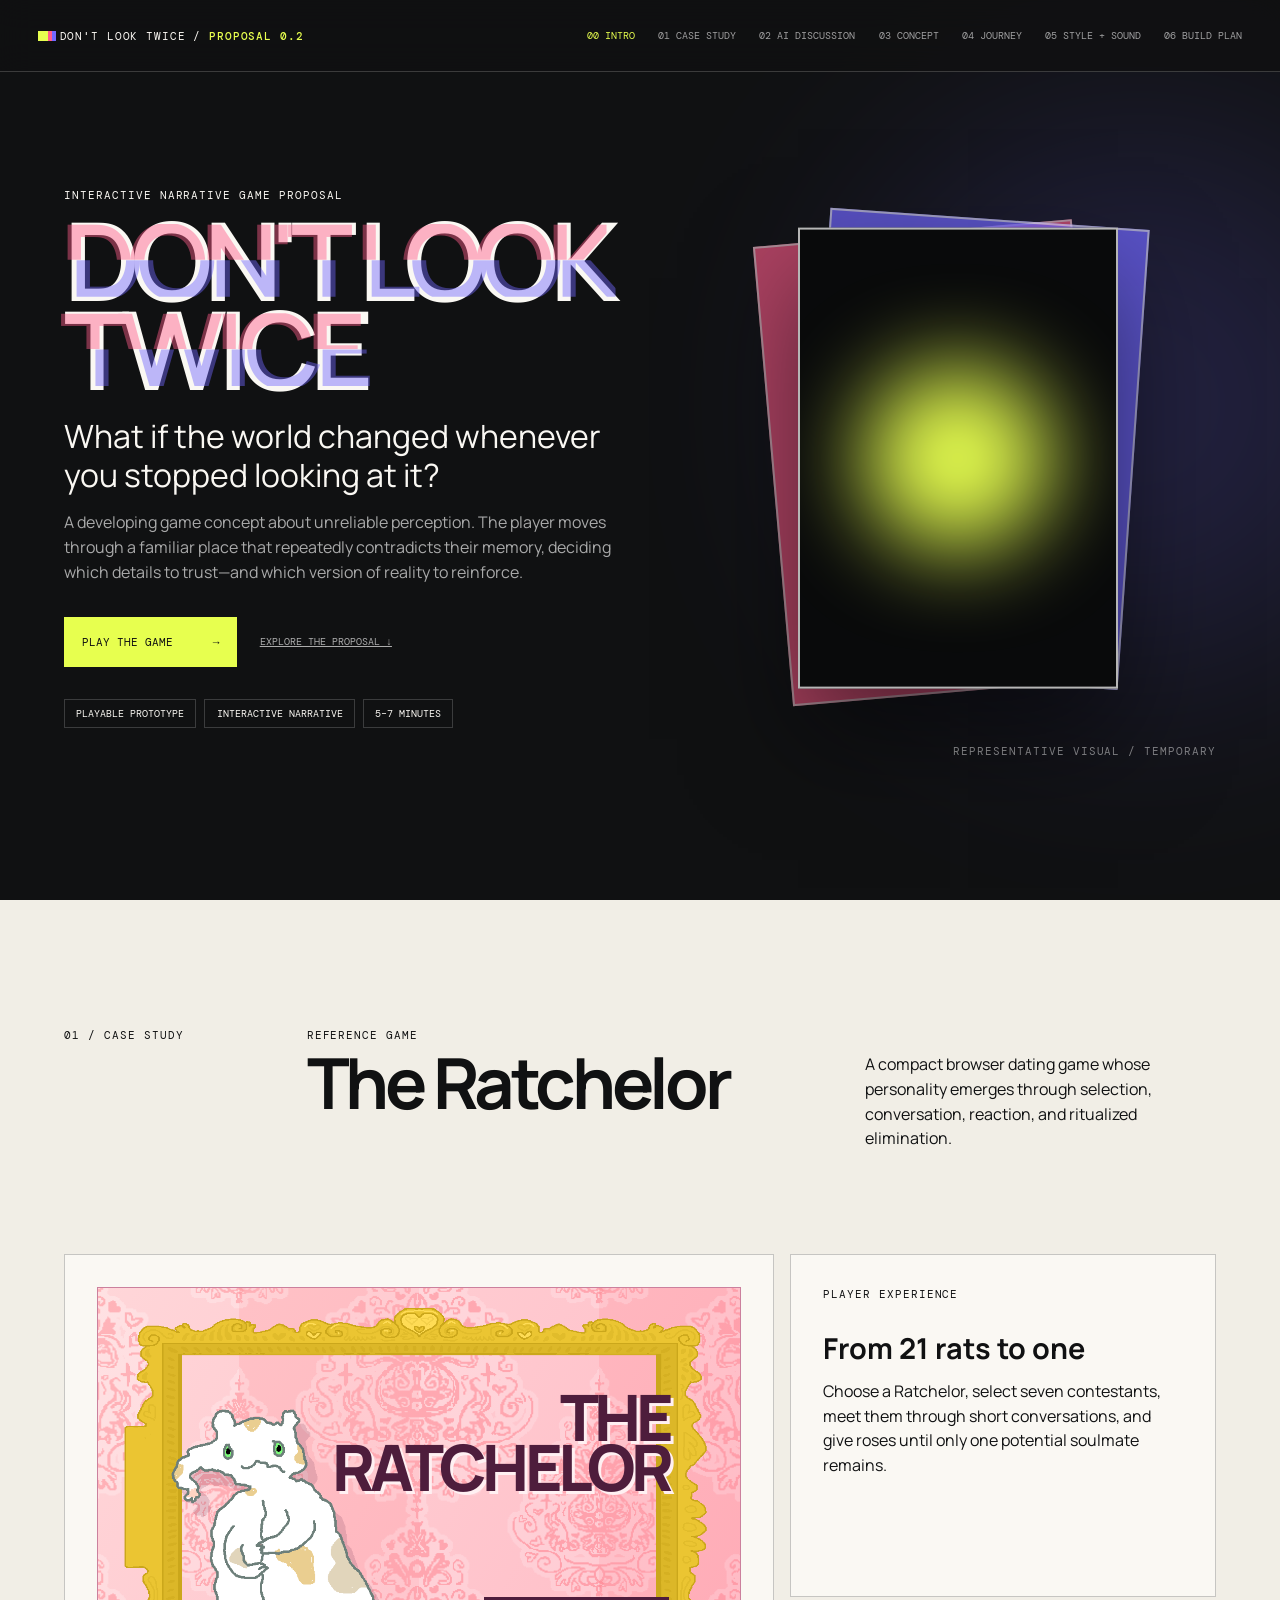
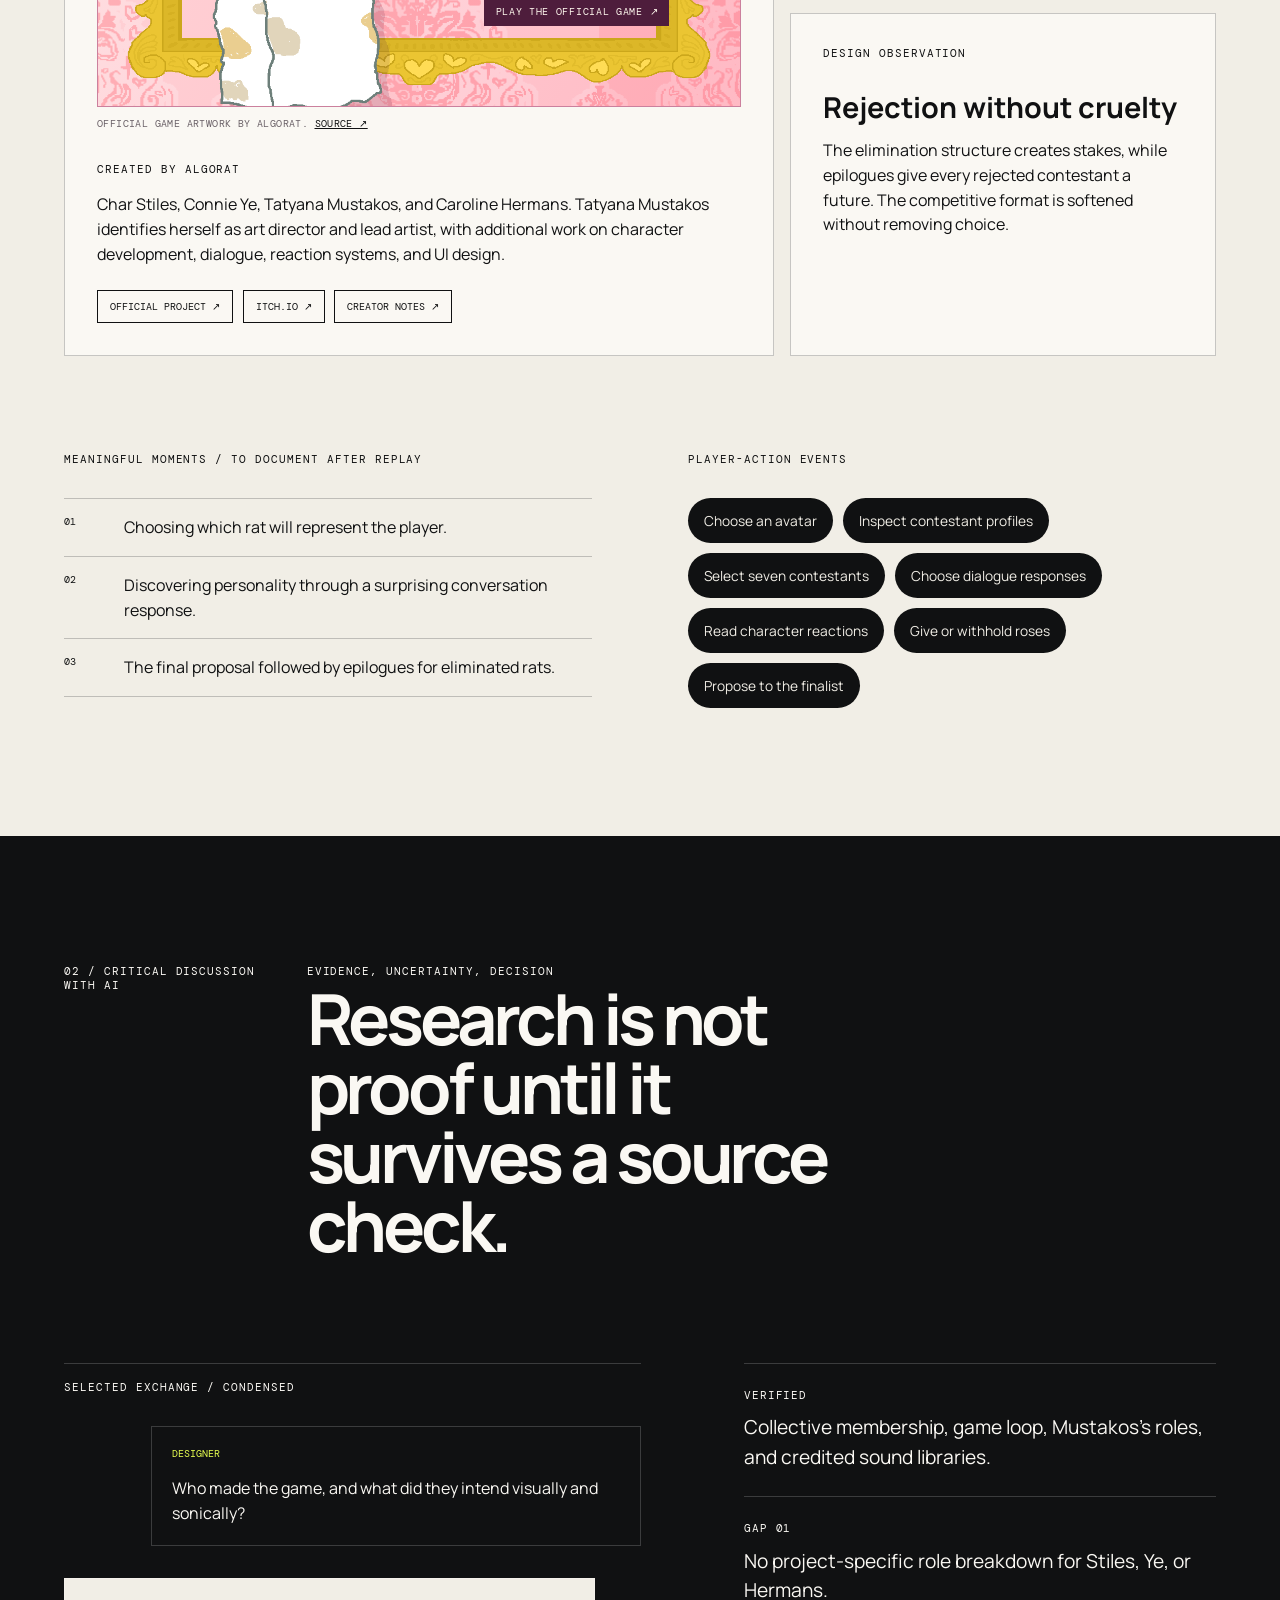
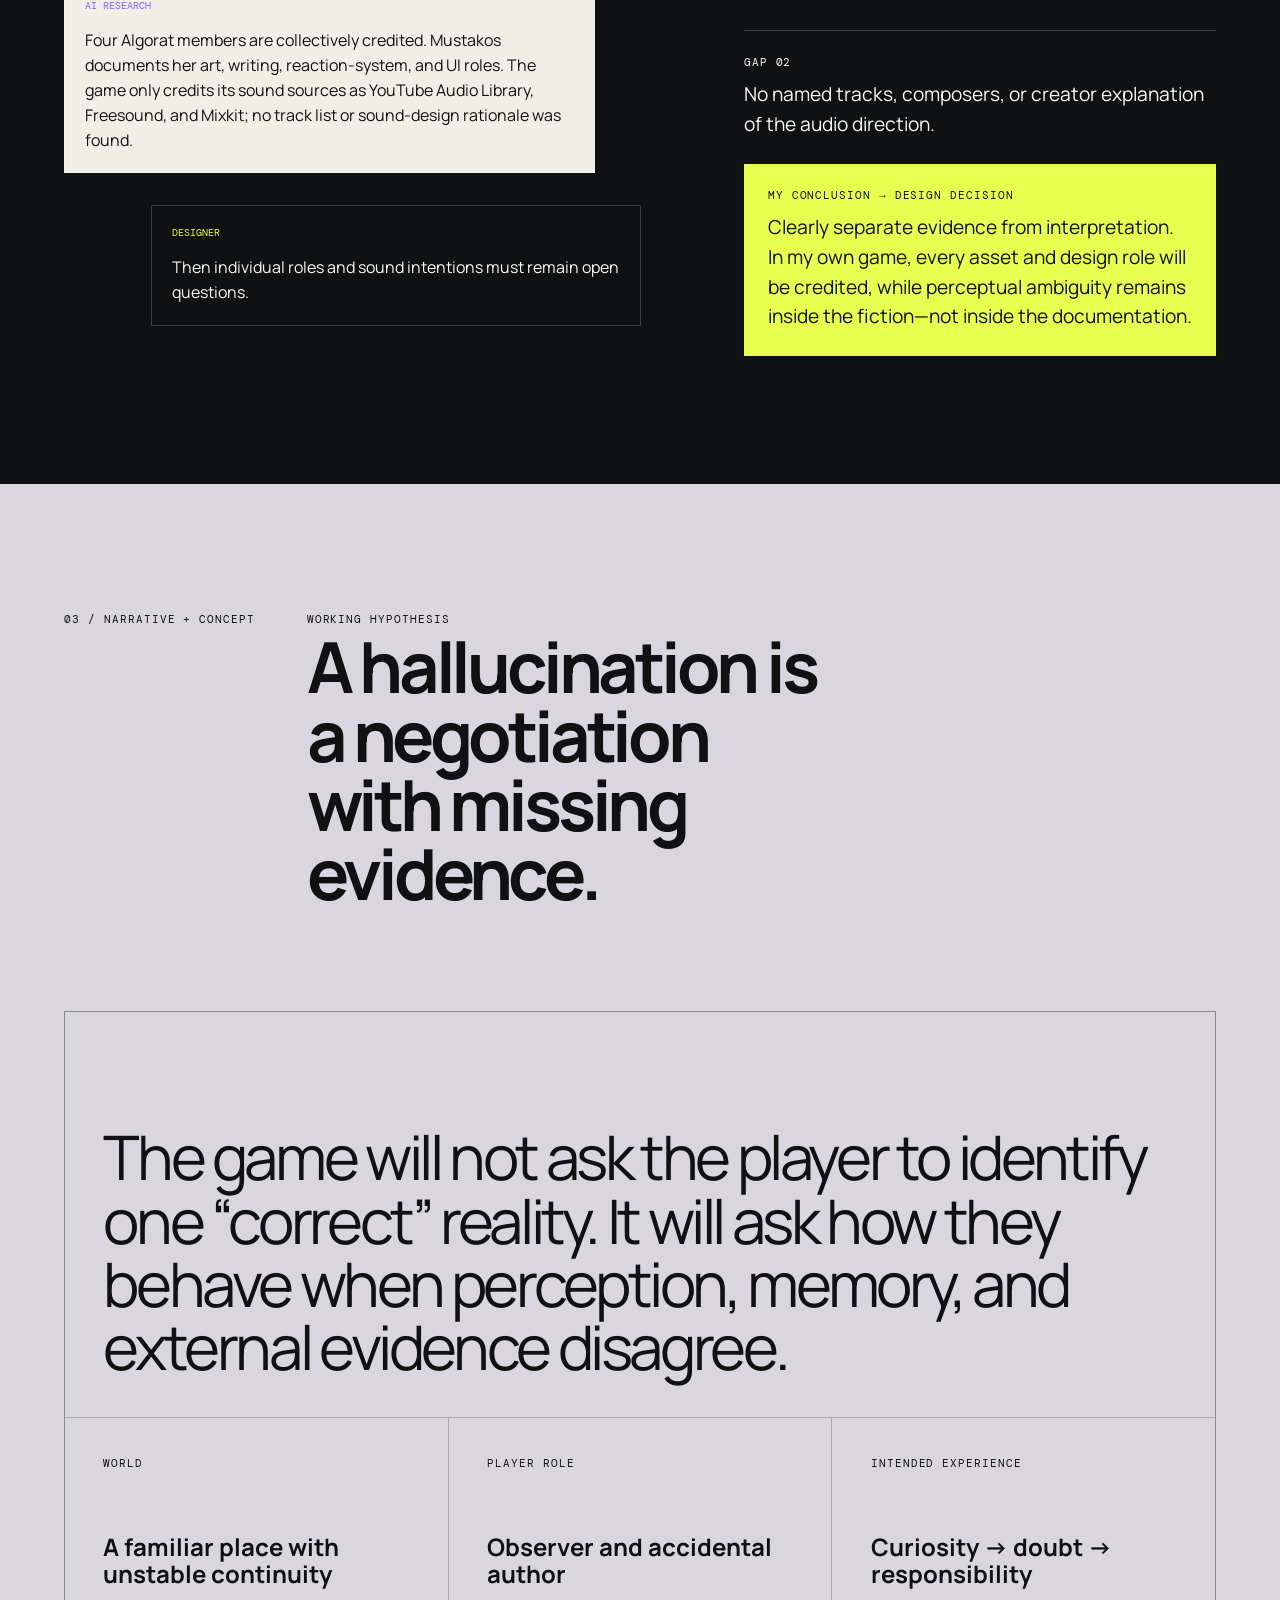
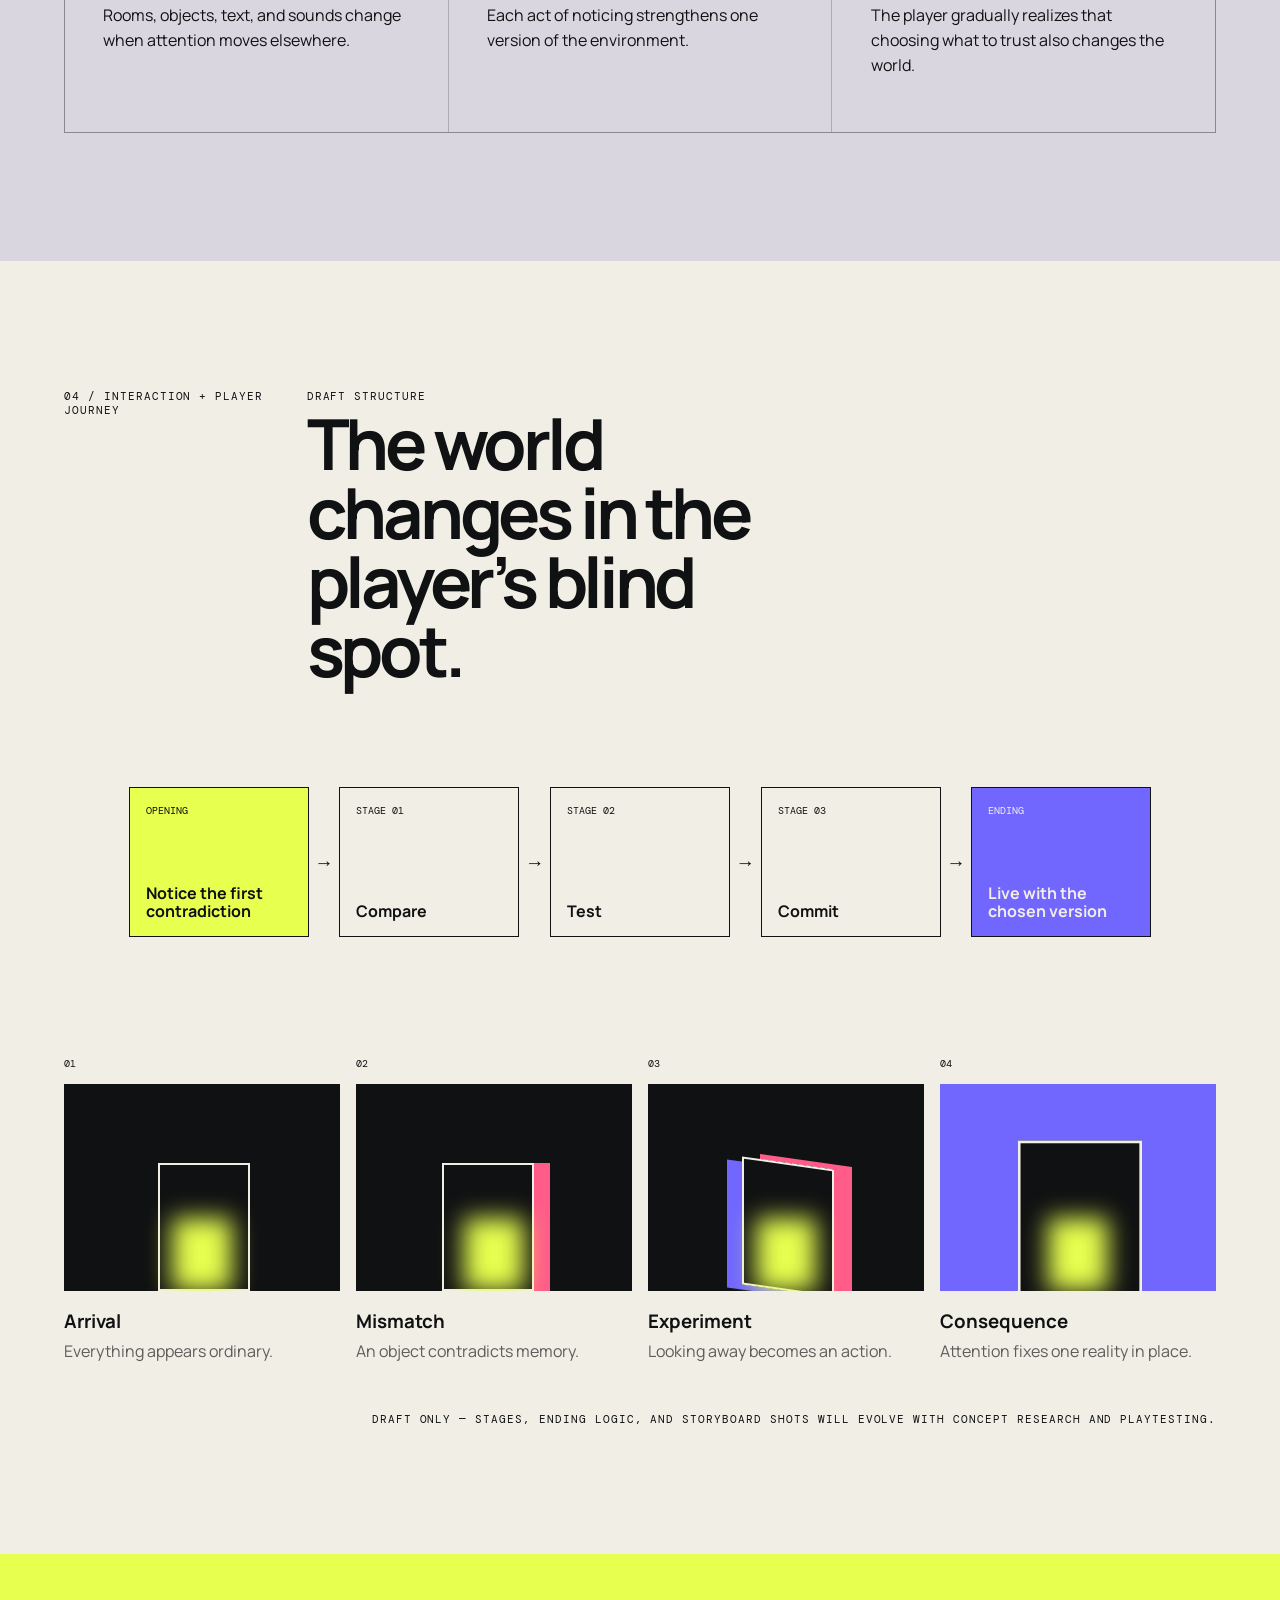
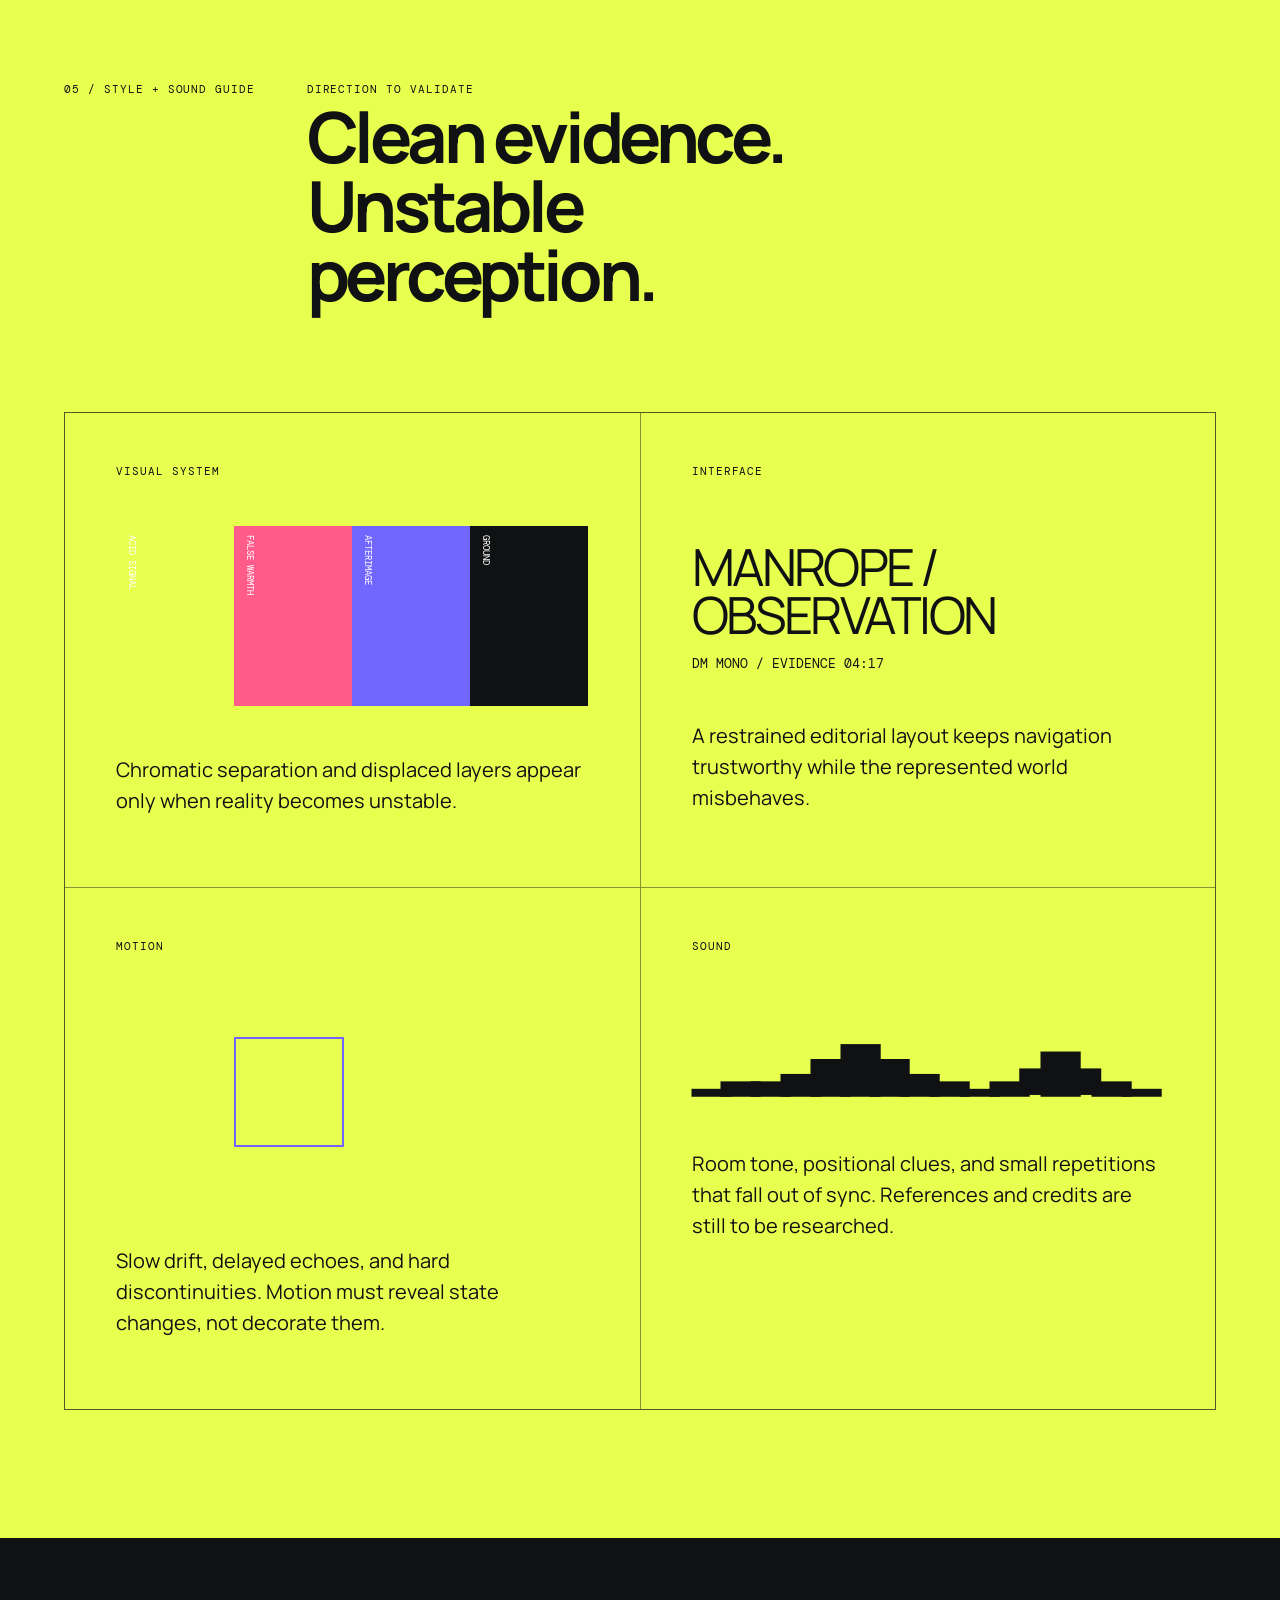
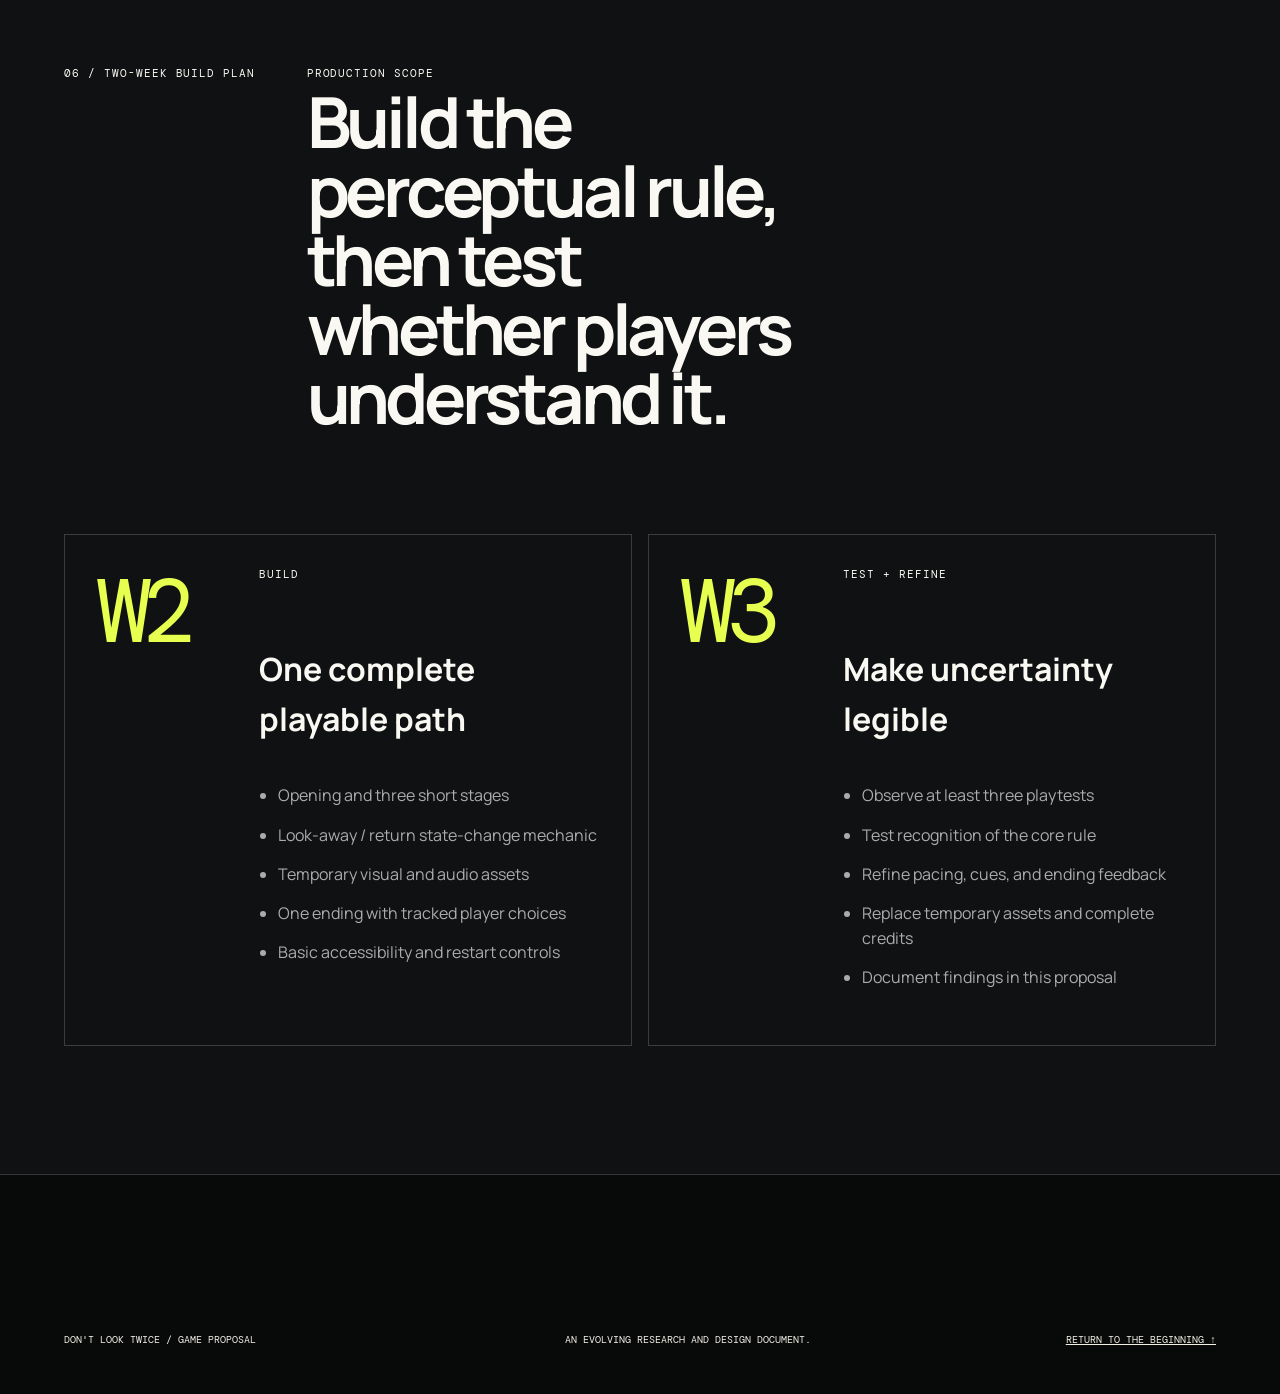
<file: index.html>
<!doctype html>
<html lang="en">
  <head>
    <meta charset="UTF-8" />
    <meta name="viewport" content="width=device-width, initial-scale=1.0" />
    <meta
      name="description"
      content="Don't Look Twice: an evolving game proposal exploring hallucination through perception, memory, and player choice."
    />
    <title>Don't Look Twice — Game Proposal</title>
    <link rel="preconnect" href="https://fonts.googleapis.com" />
    <link rel="preconnect" href="https://fonts.gstatic.com" crossorigin />
    <link
      href="https://fonts.googleapis.com/css2?family=DM+Mono:wght@300;400;500&family=Manrope:wght@400;500;600;700&display=swap"
      rel="stylesheet"
    />
    <link rel="stylesheet" href="styles.css?v=20261106" />
    <script src="script.js?v=20261106" defer></script>
  </head>
  <body>
    <a class="skip-link" href="#main">Skip to proposal</a>

    <header class="site-header">
      <a class="wordmark" href="#intro" aria-label="Don't Look Twice proposal home">
        <span class="wordmark__mark" aria-hidden="true"></span>
        <span>DON'T LOOK TWICE / <b>PROPOSAL 0.2</b></span>
      </a>
      <button class="menu-button" type="button" aria-expanded="false" aria-controls="site-nav">
        Index
      </button>
      <nav id="site-nav" class="site-nav" aria-label="Proposal sections">
        <a href="#intro">00 Intro</a>
        <a href="#case-study">01 Case study</a>
        <a href="#critical-discussion">02 AI discussion</a>
        <a href="#concept">03 Concept</a>
        <a href="#journey">04 Journey</a>
        <a href="#style-guide">05 Style + sound</a>
        <a href="#build-plan">06 Build plan</a>
      </nav>
      <div class="reading-progress" aria-hidden="true"><span></span></div>
    </header>

    <main id="main">
      <section id="intro" class="hero section section--dark" data-section="00">
        <div class="hero__copy reveal">
          <p class="eyebrow">Interactive narrative game proposal</p>
          <h1 aria-label="Don't Look Twice">
            <span class="echo" data-text="DON'T LOOK">DON'T LOOK</span><br />
            <span class="echo" data-text="TWICE">TWICE</span>
          </h1>
          <p class="hero__lede">
            What if the world changed whenever you stopped looking at it?
          </p>
          <p class="hero__description">
            A developing game concept about unreliable perception. The player moves through a
            familiar place that repeatedly contradicts their memory, deciding which details to
            trust—and which version of reality to reinforce.
          </p>
          <div class="hero__actions">
            <a class="play-button" href="game/">Play the game <span aria-hidden="true">→</span></a>
            <a class="text-link" href="#case-study">Explore the proposal ↓</a>
          </div>
          <div class="hero__meta">
            <span>Playable prototype</span>
            <span>Interactive narrative</span>
            <span>5–7 minutes</span>
          </div>
        </div>

        <div class="hero__visual" aria-label="Abstract representative visual: a doorway splitting into misaligned layers">
          <div class="portal portal--rear"></div>
          <div class="portal portal--middle"></div>
          <div class="portal portal--front">
            <span class="portal__light"></span>
          </div>
          <p class="visual-note">REPRESENTATIVE VISUAL / TEMPORARY</p>
        </div>
      </section>

      <section id="case-study" class="section section--paper" data-section="01">
        <header class="section-heading reveal">
          <p class="section-number">01 / CASE STUDY</p>
          <div>
            <p class="eyebrow">Reference game</p>
            <h2>The Ratchelor</h2>
          </div>
          <p class="section-summary">
            A compact browser dating game whose personality emerges through selection,
            conversation, reaction, and ritualized elimination.
          </p>
        </header>

        <div class="case-grid">
          <article class="case-card case-card--feature reveal">
            <figure class="ratchelor-figure">
              <a
                class="case-card__image ratchelor-art"
                href="https://algorat.club/ratchelor1/"
                target="_blank"
                rel="noreferrer"
                aria-label="Play The Ratchelor on Algorat's official website"
              >
                <img class="ratchelor-art__frame" src="assets/ratchelor-frame.png" alt="" />
                <img
                  class="ratchelor-art__character"
                  src="assets/ratchelor-arealrat.png"
                  alt="A hand-drawn rat contestant from The Ratchelor"
                />
                <span class="ratchelor-art__title">THE<br />RATCHELOR</span>
                <span class="ratchelor-art__cta">PLAY THE OFFICIAL GAME ↗</span>
              </a>
              <figcaption>
                Official game artwork by Algorat.
                <a href="https://algorat.club/ratchelor1/" target="_blank" rel="noreferrer">Source ↗</a>
              </figcaption>
            </figure>
            <div>
              <p class="label">Created by Algorat</p>
              <p>
                Char Stiles, Connie Ye, Tatyana Mustakos, and Caroline Hermans. Tatyana
                Mustakos identifies herself as art director and lead artist, with additional
                work on character development, dialogue, reaction systems, and UI design.
              </p>
              <div class="source-links" aria-label="Primary sources">
                <a href="https://algorat.club/" target="_blank" rel="noreferrer">Official project ↗</a>
                <a href="https://algorat.itch.io/the-ratchelor-a-rat-dating-sim" target="_blank" rel="noreferrer">itch.io ↗</a>
                <a href="https://tademu.com/projects/ratchelor.html" target="_blank" rel="noreferrer">Creator notes ↗</a>
              </div>
            </div>
          </article>

          <article class="case-card reveal">
            <p class="label">Player experience</p>
            <h3>From 21 rats to one</h3>
            <p>
              Choose a Ratchelor, select seven contestants, meet them through short
              conversations, and give roses until only one potential soulmate remains.
            </p>
          </article>

          <article class="case-card reveal">
            <p class="label">Design observation</p>
            <h3>Rejection without cruelty</h3>
            <p>
              The elimination structure creates stakes, while epilogues give every rejected
              contestant a future. The competitive format is softened without removing choice.
            </p>
          </article>
        </div>

        <div class="evidence-block reveal">
          <div>
            <p class="label">Meaningful moments / to document after replay</p>
            <ol class="moment-list">
              <li><span>01</span><p>Choosing which rat will represent the player.</p></li>
              <li><span>02</span><p>Discovering personality through a surprising conversation response.</p></li>
              <li><span>03</span><p>The final proposal followed by epilogues for eliminated rats.</p></li>
            </ol>
          </div>
          <div>
            <p class="label">Player-action events</p>
            <ul class="event-list">
              <li>Choose an avatar</li>
              <li>Inspect contestant profiles</li>
              <li>Select seven contestants</li>
              <li>Choose dialogue responses</li>
              <li>Read character reactions</li>
              <li>Give or withhold roses</li>
              <li>Propose to the finalist</li>
            </ul>
          </div>
        </div>
      </section>

      <section id="critical-discussion" class="section section--ink" data-section="02">
        <header class="section-heading reveal">
          <p class="section-number">02 / CRITICAL DISCUSSION WITH AI</p>
          <div>
            <p class="eyebrow">Evidence, uncertainty, decision</p>
            <h2>Research is not proof until it survives a source check.</h2>
          </div>
        </header>

        <div class="discussion-grid">
          <article class="transcript reveal">
            <p class="label">Selected exchange / condensed</p>
            <div class="message message--user">
              <span>Designer</span>
              <p>Who made the game, and what did they intend visually and sonically?</p>
            </div>
            <div class="message message--ai">
              <span>AI research</span>
              <p>
                Four Algorat members are collectively credited. Mustakos documents her art,
                writing, reaction-system, and UI roles. The game only credits its sound sources
                as YouTube Audio Library, Freesound, and Mixkit; no track list or sound-design
                rationale was found.
              </p>
            </div>
            <div class="message message--user">
              <span>Designer</span>
              <p>Then individual roles and sound intentions must remain open questions.</p>
            </div>
          </article>

          <div class="research-ledger reveal">
            <article>
              <p class="label">Verified</p>
              <p>Collective membership, game loop, Mustakos’s roles, and credited sound libraries.</p>
            </article>
            <article>
              <p class="label">Gap 01</p>
              <p>No project-specific role breakdown for Stiles, Ye, or Hermans.</p>
            </article>
            <article>
              <p class="label">Gap 02</p>
              <p>No named tracks, composers, or creator explanation of the audio direction.</p>
            </article>
            <article class="decision">
              <p class="label">My conclusion → design decision</p>
              <p>
                Clearly separate evidence from interpretation. In my own game, every asset and
                design role will be credited, while perceptual ambiguity remains inside the
                fiction—not inside the documentation.
              </p>
            </article>
          </div>
        </div>
      </section>

      <section id="concept" class="section section--mist" data-section="03">
        <header class="section-heading reveal">
          <p class="section-number">03 / NARRATIVE + CONCEPT</p>
          <div>
            <p class="eyebrow">Working hypothesis</p>
            <h2>A hallucination is a negotiation with missing evidence.</h2>
          </div>
        </header>

        <div class="concept-grid">
          <article class="concept-statement reveal">
            <p>
              The game will not ask the player to identify one “correct” reality. It will ask
              how they behave when perception, memory, and external evidence disagree.
            </p>
          </article>
          <article class="concept-detail reveal">
            <p class="label">World</p>
            <h3>A familiar place with unstable continuity</h3>
            <p>Rooms, objects, text, and sounds change when attention moves elsewhere.</p>
          </article>
          <article class="concept-detail reveal">
            <p class="label">Player role</p>
            <h3>Observer and accidental author</h3>
            <p>Each act of noticing strengthens one version of the environment.</p>
          </article>
          <article class="concept-detail reveal">
            <p class="label">Intended experience</p>
            <h3>Curiosity → doubt → responsibility</h3>
            <p>The player gradually realizes that choosing what to trust also changes the world.</p>
          </article>
        </div>
      </section>

      <section id="journey" class="section section--paper" data-section="04">
        <header class="section-heading reveal">
          <p class="section-number">04 / INTERACTION + PLAYER JOURNEY</p>
          <div>
            <p class="eyebrow">Draft structure</p>
            <h2>The world changes in the player’s blind spot.</h2>
          </div>
        </header>

        <div class="flowchart reveal" role="img" aria-label="Draft flowchart from opening through three stages to one of two endings">
          <div class="flow-node flow-node--start"><span>Opening</span><b>Notice the first contradiction</b></div>
          <span class="flow-arrow" aria-hidden="true">→</span>
          <div class="flow-node"><span>Stage 01</span><b>Compare</b></div>
          <span class="flow-arrow" aria-hidden="true">→</span>
          <div class="flow-node"><span>Stage 02</span><b>Test</b></div>
          <span class="flow-arrow" aria-hidden="true">→</span>
          <div class="flow-node"><span>Stage 03</span><b>Commit</b></div>
          <span class="flow-arrow" aria-hidden="true">→</span>
          <div class="flow-node flow-node--end"><span>Ending</span><b>Live with the chosen version</b></div>
        </div>

        <div class="storyboard reveal" aria-label="Draft storyboard">
          <article><span>01</span><div class="frame frame--one"></div><h3>Arrival</h3><p>Everything appears ordinary.</p></article>
          <article><span>02</span><div class="frame frame--two"></div><h3>Mismatch</h3><p>An object contradicts memory.</p></article>
          <article><span>03</span><div class="frame frame--three"></div><h3>Experiment</h3><p>Looking away becomes an action.</p></article>
          <article><span>04</span><div class="frame frame--four"></div><h3>Consequence</h3><p>Attention fixes one reality in place.</p></article>
        </div>
        <p class="draft-note">Draft only — stages, ending logic, and storyboard shots will evolve with concept research and playtesting.</p>
      </section>

      <section id="style-guide" class="section section--signal" data-section="05">
        <header class="section-heading reveal">
          <p class="section-number">05 / STYLE + SOUND GUIDE</p>
          <div>
            <p class="eyebrow">Direction to validate</p>
            <h2>Clean evidence. Unstable perception.</h2>
          </div>
        </header>

        <div class="style-grid">
          <article class="style-card reveal">
            <p class="label">Visual system</p>
            <div class="swatches" aria-label="Provisional color palette">
              <span style="--swatch:#e7ff4f">Acid signal</span>
              <span style="--swatch:#ff5c8a">False warmth</span>
              <span style="--swatch:#7167ff">Afterimage</span>
              <span style="--swatch:#101112">Ground</span>
            </div>
            <p>Chromatic separation and displaced layers appear only when reality becomes unstable.</p>
          </article>
          <article class="style-card reveal">
            <p class="label">Interface</p>
            <div class="type-sample"><span>MANROPE / OBSERVATION</span><b>DM MONO / EVIDENCE 04:17</b></div>
            <p>A restrained editorial layout keeps navigation trustworthy while the represented world misbehaves.</p>
          </article>
          <article class="style-card reveal">
            <p class="label">Motion</p>
            <div class="motion-sample"><i></i><i></i><i></i></div>
            <p>Slow drift, delayed echoes, and hard discontinuities. Motion must reveal state changes, not decorate them.</p>
          </article>
          <article class="style-card reveal">
            <p class="label">Sound</p>
            <div class="waveform" aria-hidden="true">▁▂▂▃▅▇▅▃▂▁▂▄▆▄▂▁</div>
            <p>Room tone, positional clues, and small repetitions that fall out of sync. References and credits are still to be researched.</p>
          </article>
        </div>
      </section>

      <section id="build-plan" class="section section--ink" data-section="06">
        <header class="section-heading reveal">
          <p class="section-number">06 / TWO-WEEK BUILD PLAN</p>
          <div>
            <p class="eyebrow">Production scope</p>
            <h2>Build the perceptual rule, then test whether players understand it.</h2>
          </div>
        </header>

        <div class="plan-grid">
          <article class="week reveal">
            <span class="week__number">W2</span>
            <div>
              <p class="label">Build</p>
              <h3>One complete playable path</h3>
              <ul>
                <li>Opening and three short stages</li>
                <li>Look-away / return state-change mechanic</li>
                <li>Temporary visual and audio assets</li>
                <li>One ending with tracked player choices</li>
                <li>Basic accessibility and restart controls</li>
              </ul>
            </div>
          </article>
          <article class="week reveal">
            <span class="week__number">W3</span>
            <div>
              <p class="label">Test + refine</p>
              <h3>Make uncertainty legible</h3>
              <ul>
                <li>Observe at least three playtests</li>
                <li>Test recognition of the core rule</li>
                <li>Refine pacing, cues, and ending feedback</li>
                <li>Replace temporary assets and complete credits</li>
                <li>Document findings in this proposal</li>
              </ul>
            </div>
          </article>
        </div>
      </section>
    </main>

    <footer class="site-footer">
      <p>DON'T LOOK TWICE / GAME PROPOSAL</p>
      <p>An evolving research and design document.</p>
      <a href="#intro">Return to the beginning ↑</a>
    </footer>
  </body>
</html>
</file>
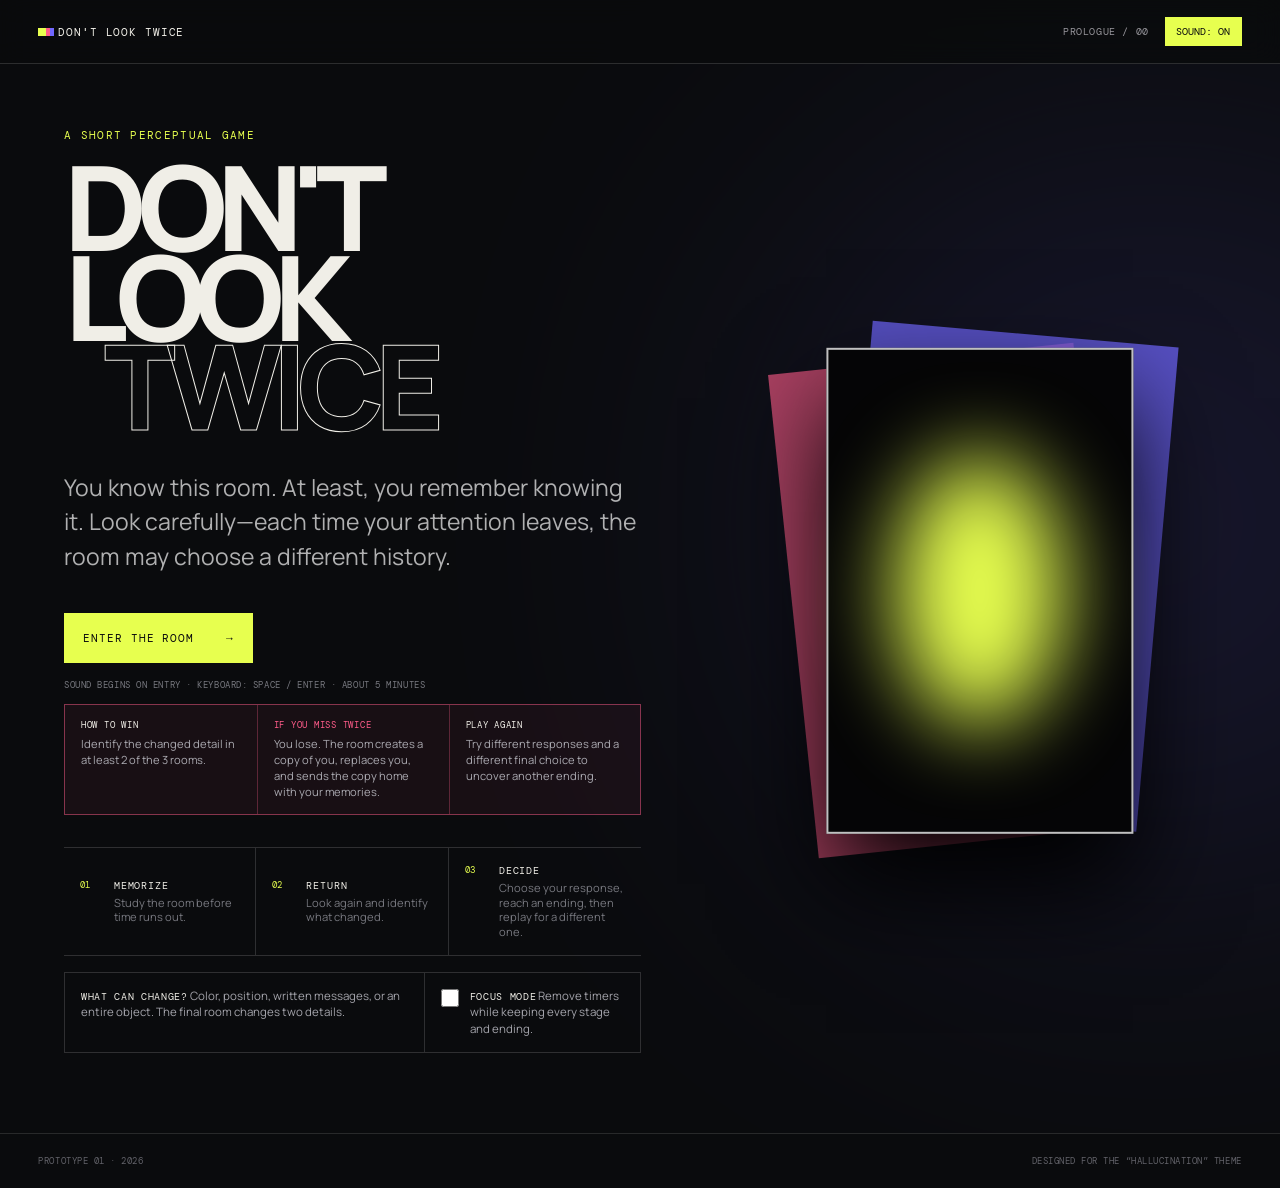
<file: game/index.html>
<!doctype html>
<html lang="en">
  <head>
    <meta charset="UTF-8" />
    <meta name="viewport" content="width=device-width, initial-scale=1.0" />
    <meta name="theme-color" content="#0a0b0d" />
    <meta
      name="description"
      content="Don't Look Twice — a short browser game about memory, attention, and an unstable room."
    />
    <title>Don't Look Twice — Play</title>
    <link rel="preconnect" href="https://fonts.googleapis.com" />
    <link rel="preconnect" href="https://fonts.gstatic.com" crossorigin />
    <link
      href="https://fonts.googleapis.com/css2?family=DM+Mono:wght@300;400;500&family=Manrope:wght@400;500;600;700;800&display=swap"
      rel="stylesheet"
    />
    <link rel="stylesheet" href="game.css?v=20261120-2" />
    <script src="game.js?v=20261120" defer></script>
  </head>
  <body>
    <a class="skip-link" href="#game">Skip to game</a>

    <header class="game-header">
      <a class="brand" href="../" aria-label="Return to the Don't Look Twice proposal">
        <span class="brand__signal" aria-hidden="true"></span>
        DON'T LOOK TWICE
      </a>
      <div class="game-header__status">
        <span id="stageLabel">PROLOGUE / 00</span>
        <button id="soundToggle" class="icon-button" type="button" aria-pressed="true">
          SOUND: ON
        </button>
      </div>
    </header>

    <main id="game" class="game-shell">
      <section id="startScreen" class="screen screen--start" aria-labelledby="gameTitle">
        <div class="start-copy">
          <p class="kicker">A SHORT PERCEPTUAL GAME</p>
          <h1 id="gameTitle">
            <span>DON'T LOOK</span>
            <span>TWICE</span>
          </h1>
          <p class="premise">
            You know this room. At least, you remember knowing it. Look carefully—each time
            your attention leaves, the room may choose a different history.
          </p>
          <button id="startButton" class="primary-button" type="button">
            ENTER THE ROOM <span aria-hidden="true">→</span>
          </button>
          <p class="controls-note">SOUND BEGINS ON ENTRY · KEYBOARD: SPACE / ENTER · ABOUT 5 MINUTES</p>
          <div class="stakes-card" aria-label="How to win and lose">
            <p><strong>HOW TO WIN</strong> Identify the changed detail in at least 2 of the 3 rooms.</p>
            <p><strong>IF YOU MISS TWICE</strong> You lose. The room creates a copy of you, replaces you, and sends the copy home with your memories.</p>
            <p><strong>PLAY AGAIN</strong> Try different responses and a different final choice to uncover another ending.</p>
          </div>
          <ol class="how-to" aria-label="How to play">
            <li><span>01</span><strong>MEMORIZE</strong><small>Study the room before time runs out.</small></li>
            <li><span>02</span><strong>RETURN</strong><small>Look again and identify what changed.</small></li>
            <li><span>03</span><strong>DECIDE</strong><small>Choose your response, reach an ending, then replay for a different one.</small></li>
          </ol>
          <div class="play-options" aria-label="Game options and change rules">
            <p><strong>WHAT CAN CHANGE?</strong> Color, position, written messages, or an entire object. The final room changes two details.</p>
            <label><input id="untimedToggle" type="checkbox" /> <span><strong>FOCUS MODE</strong> Remove timers while keeping every stage and ending.</span></label>
          </div>
        </div>
        <div class="start-portal" aria-hidden="true">
          <div class="start-portal__echo start-portal__echo--one"></div>
          <div class="start-portal__echo start-portal__echo--two"></div>
          <div class="start-portal__door"><span></span></div>
        </div>
      </section>

      <section id="storyScreen" class="screen screen--story" hidden aria-labelledby="storyTitle">
        <div class="story-copy">
          <p id="storyKicker" class="kicker">CASE FILE 01 / THE CALL</p>
          <h2 id="storyTitle">The call came from your number.</h2>
          <p id="storyText" class="story-text"></p>
          <div class="story-evidence">
            <span>EVIDENCE</span>
            <strong id="storyEvidence">04:17 A.M. / 23 SECONDS</strong>
          </div>
          <div class="story-controls">
            <div id="storyProgress" class="story-progress" aria-label="Backstory progress">
              <i></i><i></i><i></i><i></i>
            </div>
            <div>
              <button id="storySkip" class="story-skip" type="button">SKIP CASE FILE</button>
              <button id="storyNext" class="primary-button" type="button">CONTINUE →</button>
            </div>
          </div>
        </div>
        <div id="storyVisual" class="story-visual" data-beat="0" aria-hidden="true">
          <div class="story-clock">04:17</div>
          <div class="story-wave"><i></i><i></i><i></i><i></i><i></i><i></i><i></i></div>
          <div class="story-door">
            <span>12</span>
            <i></i>
          </div>
          <p>INCOMING CALL<br />SOURCE: YOUR PHONE</p>
        </div>
      </section>

      <section id="playScreen" class="screen screen--play" hidden aria-live="polite">
        <div class="stage-copy">
          <p id="stageKicker" class="kicker">STAGE 01 / ARRIVAL</p>
          <h2 id="stageTitle">Remember the room.</h2>
          <p id="stageInstruction">Study the details. When you are ready, look away.</p>
        </div>

        <div class="mission-bar">
          <span>YOUR OBJECTIVE</span>
          <p id="missionText">Memorize the room. After you look away, identify what changed.</p>
          <div class="mission-progress" aria-label="Three-room progress"><i></i><i></i><i></i></div>
        </div>

        <div id="room" class="room" data-stage="0" data-phase="observe" aria-label="An illustrated room containing a portrait, clock, plant, lamp, door, table, and note">
          <div class="room__grain" aria-hidden="true"></div>
          <div class="room__ceiling" aria-hidden="true"></div>
          <div class="room__wall" aria-hidden="true">
            <div class="portrait room-object" data-object="portrait">
              <div class="portrait__frame">
                <div class="portrait__face"><i></i><i></i><b></b></div>
              </div>
              <span class="object-label">PORTRAIT</span>
            </div>
            <div class="clock room-object" data-object="clock">
              <span id="clockText">04:17</span>
              <small class="object-label">CLOCK</small>
            </div>
            <div class="door room-object" data-object="door">
              <span id="doorNumber" class="door__number">12</span>
              <i class="door__handle"></i>
              <small class="object-label">DOOR</small>
            </div>
          </div>
          <div class="room__floor" aria-hidden="true"></div>
          <div class="lamp room-object" data-object="lamp">
            <span class="lamp__shade"></span><span class="lamp__stem"></span><span class="lamp__base"></span>
            <small class="object-label">LAMP</small>
          </div>
          <div class="plant room-object" data-object="plant">
            <span class="plant__leaf plant__leaf--1"></span><span class="plant__leaf plant__leaf--2"></span>
            <span class="plant__leaf plant__leaf--3"></span><span class="plant__leaf plant__leaf--4"></span>
            <span class="plant__pot"></span><small class="object-label">PLANT</small>
          </div>
          <div class="table room-object" data-object="note">
            <span class="table__top"></span><span class="table__leg table__leg--l"></span><span class="table__leg table__leg--r"></span>
            <span id="noteText" class="note">WAIT HERE</span><small class="object-label">NOTE</small>
          </div>
          <div id="radio" class="radio room-object" data-object="radio">
            <span class="radio__dial"></span><span id="radioFrequency" class="radio__frequency">88.3</span>
            <small class="object-label">RADIO</small>
          </div>
        </div>

        <div id="blindfold" class="blindfold" hidden>
          <div class="blindfold__noise"></div>
          <p>YOU ARE NO LONGER LOOKING.</p>
          <span id="blindfoldMessage">The room exhales.</span>
          <button id="blindfoldReturn" class="primary-button blindfold__return" type="button">
            LOOK AGAIN <span aria-hidden="true">◎</span>
          </button>
        </div>

        <div class="control-deck">
          <div class="certainty" aria-label="Memory record">
            <span>MEMORY RECORD</span>
            <div id="memoryPips" class="certainty__pips" aria-hidden="true"><i></i><i></i><i></i></div>
            <strong id="memoryScore">UNTESTED</strong>
          </div>
          <div id="countdown" class="countdown" aria-live="polite">
            <span id="timerLabel">MEMORIZE</span>
            <strong id="timerValue">20</strong>
            <div class="countdown__track" aria-hidden="true"><i id="timerBar"></i></div>
          </div>
          <div id="actionArea" class="action-area">
            <button id="lookButton" class="primary-button primary-button--look" type="button">
              LOOK AWAY <span aria-hidden="true">◉</span>
            </button>
          </div>
        </div>

        <div id="choicePanel" class="choice-panel" hidden>
          <p id="choicePrompt">What changed?</p>
          <div id="choiceButtons" class="choice-buttons"></div>
        </div>

        <aside id="fragmentPanel" class="fragment-panel" hidden aria-live="polite">
          <span id="fragmentCode">RECOVERED / 01</span>
          <h3 id="fragmentTitle">The copy is learning.</h3>
          <p id="fragmentText"></p>
        </aside>
      </section>

      <section id="finalChoiceScreen" class="screen screen--decision" hidden aria-labelledby="decisionTitle">
        <div>
          <p class="kicker">FINAL / THE ROOM IS WAITING</p>
          <h2 id="decisionTitle">Which reality should remain?</h2>
          <p>
            You have compared memory with evidence three times. The room will accept one final
            instruction—but it will not tell you which version was ever true.
          </p>
        </div>
        <div class="decision-grid">
          <button class="decision-card" type="button" data-final="memory">
            <span>01</span><strong>TRUST MEMORY</strong><small>Restore what you first believed.</small>
          </button>
          <button class="decision-card" type="button" data-final="evidence">
            <span>02</span><strong>TRUST EVIDENCE</strong><small>Keep what is visible now.</small>
          </button>
          <button class="decision-card" type="button" data-final="instinct">
            <span>03</span><strong>TRUST INSTINCT</strong><small>Refuse both versions.</small>
          </button>
        </div>
      </section>

      <section id="endingScreen" class="screen screen--ending" hidden aria-labelledby="endingTitle">
        <div class="ending-mark" aria-hidden="true"><span></span><span></span><span></span></div>
        <p id="endingCode" class="kicker">ENDING 01 / THE WITNESS</p>
        <h2 id="endingTitle">The room remembers you back.</h2>
        <p id="endingText" class="ending-text"></p>
        <div class="ending-record">
          <span>CHANGES RECOGNIZED <strong id="finalScore">0 / 3</strong></span>
          <span>REALITY PRESERVED <strong id="finalTrust">MEMORY</strong></span>
        </div>
        <div class="ending-actions">
          <button id="replayButton" class="primary-button" type="button">PLAY AGAIN ↻</button>
          <a class="secondary-button" href="../#concept">READ THE PROPOSAL ↗</a>
        </div>
      </section>

      <section id="failureScreen" class="screen screen--failure" hidden aria-labelledby="failureTitle">
        <div class="failure-signal" aria-hidden="true"><i></i><i></i><i></i><i></i></div>
        <p class="kicker">RUN FAILED / MEMORY COLLAPSE</p>
        <h2 id="failureTitle">The room chose for you.</h2>
        <p id="failureText" class="failure-text">
          The door opens before you touch it. Someone on the other side has your face—and your
          memories are already in their hands.
        </p>
        <div class="failure-record">
          <span>CHANGES RECOGNIZED <strong id="failureScore">0 / 3</strong></span>
          <span>STATUS <strong>REPLACED</strong></span>
        </div>
        <div class="ending-actions">
          <button id="retryButton" class="primary-button" type="button">TRY AGAIN ↻</button>
          <a class="secondary-button" href="../#concept">RETURN TO THE PROPOSAL ↗</a>
        </div>
      </section>
    </main>

    <div id="suspenseOverlay" class="suspense-overlay" hidden aria-live="assertive">
      <p id="suspenseLine"></p>
    </div>

    <footer class="game-footer">
      <span>PROTOTYPE 01 · 2026</span>
      <span>DESIGNED FOR THE “HALLUCINATION” THEME</span>
    </footer>

    <div id="liveRegion" class="sr-only" aria-live="assertive"></div>
  </body>
</html>
</file>
<file: styles.css>
:root {
  --ink: #101112;
  --paper: #f1eee6;
  --paper-bright: #faf8f3;
  --mist: #d9d6df;
  --signal: #e7ff4f;
  --pink: #ff5c8a;
  --violet: #7167ff;
  --line-dark: rgba(16, 17, 18, 0.22);
  --line-light: rgba(255, 255, 255, 0.18);
  --mono: "DM Mono", monospace;
  --sans: "Manrope", sans-serif;
}

* { box-sizing: border-box; }
html { scroll-behavior: smooth; }
body {
  margin: 0;
  color: var(--ink);
  background: var(--ink);
  font-family: var(--sans);
  font-size: 16px;
  line-height: 1.55;
}
a { color: inherit; }
button, input { font: inherit; }
.skip-link { position: fixed; z-index: 100; top: -5rem; left: 1rem; padding: .7rem 1rem; background: var(--signal); color: var(--ink); }
.skip-link:focus { top: 1rem; }

.site-header {
  position: fixed;
  z-index: 50;
  inset: 0 0 auto;
  height: 72px;
  padding: 0 clamp(1rem, 3vw, 3rem);
  display: flex;
  align-items: center;
  justify-content: space-between;
  gap: 2rem;
  color: var(--paper-bright);
  background: rgba(16, 17, 18, .82);
  backdrop-filter: blur(16px);
  border-bottom: 1px solid var(--line-light);
}
.wordmark { display: flex; align-items: center; gap: .7rem; text-decoration: none; font: 400 .68rem var(--mono); letter-spacing: .08em; }
.wordmark b { color: var(--signal); font-weight: 500; }
.wordmark__mark { width: 10px; height: 10px; background: var(--signal); box-shadow: 4px 0 var(--pink), 8px 0 var(--violet); }
.site-nav { display: flex; align-items: center; gap: clamp(.8rem, 1.8vw, 2rem); font: 400 .62rem var(--mono); text-transform: uppercase; }
.site-nav a { color: rgba(255,255,255,.6); text-decoration: none; transition: color .2s; }
.site-nav a:hover, .site-nav a.active { color: var(--signal); }
.menu-button { display: none; border: 0; color: inherit; background: transparent; font: .7rem var(--mono); text-transform: uppercase; }
.reading-progress { position: absolute; left: 0; right: 0; bottom: -1px; height: 2px; }
.reading-progress span { display: block; width: 0; height: 100%; background: var(--signal); }

.section { min-height: 100vh; padding: clamp(7rem, 10vw, 10rem) clamp(1.25rem, 5vw, 6rem); overflow: hidden; }
.section--dark, .section--ink { color: var(--paper-bright); background: var(--ink); }
.section--paper { background: var(--paper); }
.section--mist { background: var(--mist); }
.section--signal { background: var(--signal); }
.eyebrow, .label, .section-number, .visual-note, .draft-note { margin: 0; font: 400 .67rem var(--mono); letter-spacing: .09em; text-transform: uppercase; }
.section-heading { display: grid; grid-template-columns: minmax(150px, .6fr) 1.5fr 1fr; gap: 2rem; align-items: start; margin-bottom: clamp(4rem, 8vw, 8rem); }
.section-heading h2 { max-width: 900px; margin: .4rem 0 0; font-size: clamp(2.4rem, 5.5vw, 6rem); line-height: .98; letter-spacing: -.06em; }
.section-summary { max-width: 34rem; margin: 1.5rem 0 0; }

.hero { position: relative; display: grid; grid-template-columns: 1.05fr .95fr; align-items: center; gap: 4rem; padding-top: 9rem; }
.hero::before { content: ""; position: absolute; width: 42vw; height: 42vw; right: -10vw; top: 15vh; border-radius: 50%; background: var(--violet); filter: blur(130px); opacity: .2; }
.hero h1 { margin: .8rem 0 1.5rem; font-size: clamp(3.2rem, 8.5vw, 9.5rem); line-height: .82; letter-spacing: -.085em; }
.echo { position: relative; display: inline-block; }
.echo::before, .echo::after { content: attr(data-text); position: absolute; inset: 0; pointer-events: none; opacity: .45; }
.echo::before { color: var(--pink); transform: translate(-4px, 2px); clip-path: inset(8% 0 52%); }
.echo::after { color: var(--violet); transform: translate(5px, -2px); clip-path: inset(53% 0 6%); }
.hero__lede { max-width: 650px; margin: 0 0 1rem; font-size: clamp(1.4rem, 2.5vw, 2.5rem); line-height: 1.2; }
.hero__description { max-width: 610px; color: rgba(255,255,255,.64); }
.hero__actions { display: flex; flex-wrap: wrap; align-items: center; gap: .8rem 1.4rem; margin-top: 2rem; }
.play-button { min-height: 50px; padding: .85rem 1.05rem; display: inline-flex; align-items: center; gap: 2.5rem; color: var(--ink); background: var(--signal); border: 1px solid var(--signal); text-decoration: none; font: .7rem var(--mono); text-transform: uppercase; transition: transform .2s, background .2s; }
.play-button:hover { background: #f2ff9b; transform: translateY(-2px); }
.text-link { color: rgba(255,255,255,.65); font: .65rem var(--mono); text-transform: uppercase; }
.text-link:hover { color: var(--paper-bright); }
.hero__meta { display: flex; flex-wrap: wrap; gap: .5rem; margin-top: 2rem; }
.hero__meta span { padding: .45rem .7rem; border: 1px solid var(--line-light); font: .63rem var(--mono); text-transform: uppercase; }
.hero__visual { position: relative; min-height: 600px; perspective: 1000px; }
.portal { position: absolute; top: 50%; left: 50%; width: min(25vw, 350px); height: min(36vw, 510px); border: 2px solid rgba(255,255,255,.7); transform-origin: center; }
.portal--rear { background: var(--pink); transform: translate(-58%, -49%) rotate(-5deg); opacity: .65; }
.portal--middle { background: var(--violet); transform: translate(-45%, -52%) rotate(4deg); opacity: .72; }
.portal--front { overflow: hidden; background: #090a0b; transform: translate(-50%, -50%); box-shadow: 0 50px 100px rgba(0,0,0,.5); }
.portal__light { position: absolute; inset: 30% 20%; border-radius: 50%; background: var(--signal); filter: blur(45px); animation: breathe 5s ease-in-out infinite; }
.visual-note { position: absolute; right: 0; bottom: 0; color: rgba(255,255,255,.45); }

.case-grid { display: grid; grid-template-columns: 1.25fr .75fr; gap: 1rem; }
.case-card { padding: 2rem; background: var(--paper-bright); border: 1px solid var(--line-dark); }
.case-card h3 { margin: 2rem 0 .7rem; font-size: 1.8rem; line-height: 1.05; }
.case-card--feature { grid-row: span 2; display: grid; gap: 2rem; }
.case-card__image { min-height: 420px; }
.ratchelor-figure { margin: 0; }
.ratchelor-art {
  position: relative;
  display: block;
  overflow: hidden;
  color: #4e1d3c;
  background: #f8b7c3 url("assets/ratchelor-official-wallpaper.png") center / 360px auto;
  border: 1px solid #cb809d;
  text-decoration: none;
  isolation: isolate;
}
.ratchelor-art::before { content: ""; position: absolute; inset: 0; background: linear-gradient(120deg, rgba(255,255,255,.15), rgba(255,92,138,.18)); z-index: -1; }
.ratchelor-art__frame { position: absolute; inset: 5% 4%; width: 92%; height: 90%; object-fit: fill; }
.ratchelor-art__character { position: absolute; z-index: 1; left: 10%; bottom: -2%; width: min(35%, 220px); max-height: 78%; object-fit: contain; filter: drop-shadow(10px 14px 0 rgba(78,29,60,.15)); transition: transform .25s ease; }
.ratchelor-art__title { position: absolute; z-index: 2; right: 11%; top: 25%; text-align: right; font-size: clamp(2.35rem, 5vw, 4.8rem); font-weight: 800; line-height: .78; letter-spacing: -.075em; text-shadow: 3px 3px 0 #fff0f2; }
.ratchelor-art__cta { position: absolute; z-index: 2; right: 11%; bottom: 19%; padding: .5rem .7rem; color: #fff8ee; background: #4e1d3c; font: .62rem var(--mono); letter-spacing: .07em; }
.ratchelor-art:hover .ratchelor-art__character { transform: rotate(-2deg) scale(1.035); }
.ratchelor-figure figcaption { margin-top: .65rem; color: #6b6268; font: .62rem var(--mono); letter-spacing: .04em; text-transform: uppercase; }
.ratchelor-figure figcaption a { color: var(--ink); }
.source-links { display: flex; flex-wrap: wrap; gap: .6rem; margin-top: 1.5rem; }
.source-links a { padding: .55rem .75rem; border: 1px solid var(--ink); text-decoration: none; font: .65rem var(--mono); text-transform: uppercase; }
.source-links a:hover { color: var(--paper); background: var(--ink); }
.evidence-block { display: grid; grid-template-columns: 1fr 1fr; gap: 6rem; margin-top: 6rem; }
.moment-list { list-style: none; margin: 2rem 0 0; padding: 0; border-top: 1px solid var(--line-dark); }
.moment-list li { display: grid; grid-template-columns: 60px 1fr; border-bottom: 1px solid var(--line-dark); }
.moment-list span { padding: 1rem 0; font: .65rem var(--mono); }
.moment-list p { margin: 0; padding: 1rem 0; }
.event-list { display: flex; flex-wrap: wrap; gap: .6rem; margin: 2rem 0 0; padding: 0; list-style: none; }
.event-list li { padding: .75rem 1rem; border-radius: 999px; background: var(--ink); color: var(--paper); font-size: .86rem; }

.discussion-grid { display: grid; grid-template-columns: 1.1fr .9fr; gap: clamp(3rem, 8vw, 10rem); }
.transcript { border-top: 1px solid var(--line-light); }
.transcript > .label { padding-top: 1rem; }
.message { margin-top: 2rem; padding: 1.25rem; border: 1px solid var(--line-light); }
.message span { display: block; margin-bottom: 1rem; color: var(--signal); font: .65rem var(--mono); text-transform: uppercase; }
.message p { margin: 0; }
.message--user { margin-left: 15%; }
.message--ai { margin-right: 8%; color: var(--ink); background: var(--paper); }
.message--ai span { color: var(--violet); }
.research-ledger { display: grid; }
.research-ledger article { padding: 1.5rem 0; border-top: 1px solid var(--line-light); }
.research-ledger article p:last-child { margin: .7rem 0 0; font-size: 1.2rem; }
.research-ledger .decision { padding: 1.5rem; color: var(--ink); background: var(--signal); border: 0; }

.concept-grid { display: grid; grid-template-columns: repeat(3, 1fr); gap: 1px; background: var(--line-dark); border: 1px solid var(--line-dark); }
.concept-grid article { padding: clamp(1.5rem, 3vw, 3rem); background: var(--mist); }
.concept-statement { grid-column: 1 / -1; min-height: 45vh; display: flex; align-items: end; }
.concept-statement p { max-width: 1150px; margin: 0; font-size: clamp(2rem, 4.8vw, 5.5rem); line-height: 1.03; letter-spacing: -.055em; }
.concept-detail h3 { margin: 4rem 0 1rem; font-size: 1.5rem; line-height: 1.1; }

.flowchart { display: flex; align-items: stretch; justify-content: center; }
.flow-node { width: 180px; min-height: 150px; padding: 1rem; display: flex; flex-direction: column; justify-content: space-between; border: 1px solid var(--ink); }
.flow-node span { font: .65rem var(--mono); text-transform: uppercase; }
.flow-node b { line-height: 1.15; }
.flow-node--start { background: var(--signal); }
.flow-node--end { color: var(--paper); background: var(--violet); }
.flow-arrow { align-self: center; padding: .6rem; font: 1.2rem var(--mono); }
.storyboard { display: grid; grid-template-columns: repeat(4, 1fr); gap: 1rem; margin-top: 7rem; }
.storyboard article > span { font: .65rem var(--mono); }
.storyboard h3 { margin: 1rem 0 .2rem; }
.storyboard p { margin: 0; color: rgba(16,17,18,.66); }
.frame { position: relative; overflow: hidden; aspect-ratio: 4 / 3; margin-top: .6rem; background: var(--ink); }
.frame::before, .frame::after { content: ""; position: absolute; }
.frame::before { width: 32%; height: 60%; left: 34%; bottom: 0; border: 2px solid var(--paper); }
.frame::after { width: 22%; height: 35%; left: 39%; bottom: 0; background: var(--signal); filter: blur(12px); }
.frame--two::before { transform: translateX(-8px); box-shadow: 16px 0 var(--pink); }
.frame--three::before { transform: skewY(8deg); box-shadow: -15px 5px var(--violet), 18px -5px var(--pink); }
.frame--four { background: var(--violet); }
.frame--four::before { background: var(--ink); transform: scale(1.35); }
.draft-note { margin-top: 3rem; text-align: right; }

.style-grid { display: grid; grid-template-columns: 1fr 1fr; gap: 1px; background: rgba(16,17,18,.45); border: 1px solid rgba(16,17,18,.45); }
.style-card { min-height: 430px; padding: clamp(1.5rem, 4vw, 4rem); background: var(--signal); }
.style-card p:last-child { max-width: 480px; margin-top: 3rem; font-size: 1.25rem; }
.swatches { display: grid; grid-template-columns: repeat(4, 1fr); margin-top: 3rem; }
.swatches span { height: 180px; padding: .6rem; display: flex; align-items: end; color: white; background: var(--swatch); font: .55rem var(--mono); text-transform: uppercase; writing-mode: vertical-rl; }
.type-sample { margin-top: 4rem; }
.type-sample span, .type-sample b { display: block; }
.type-sample span { font-size: clamp(2rem, 4vw, 4rem); line-height: .95; letter-spacing: -.05em; }
.type-sample b { margin-top: 1rem; font: 400 .8rem var(--mono); }
.motion-sample { position: relative; height: 180px; margin-top: 4rem; }
.motion-sample i { position: absolute; inset: 20px auto auto 25%; width: 110px; height: 110px; border: 2px solid var(--ink); animation: drift 4s ease-in-out infinite; }
.motion-sample i:nth-child(2) { border-color: var(--pink); animation-delay: -.4s; }
.motion-sample i:nth-child(3) { border-color: var(--violet); animation-delay: -.8s; }
.waveform { margin-top: 5rem; font: clamp(1.5rem, 4vw, 4rem) var(--mono); letter-spacing: -.18em; }

.plan-grid { display: grid; grid-template-columns: 1fr 1fr; gap: 1rem; }
.week { min-height: 500px; padding: 2rem; display: grid; grid-template-columns: 130px 1fr; gap: 2rem; border: 1px solid var(--line-light); }
.week__number { color: var(--signal); font: clamp(3rem, 7vw, 8rem)/1 var(--mono); letter-spacing: -.1em; }
.week h3 { margin: 4rem 0 2rem; font-size: 2rem; }
.week ul { padding-left: 1.2rem; color: rgba(255,255,255,.65); }
.week li { padding: .45rem 0; }

.site-footer { min-height: 220px; padding: 3rem clamp(1.25rem, 5vw, 6rem); display: grid; grid-template-columns: 1fr 1fr auto; align-items: end; gap: 2rem; color: var(--paper); background: #080909; border-top: 1px solid var(--line-light); font: .65rem var(--mono); text-transform: uppercase; }
.site-footer p { margin: 0; }

.reveal { opacity: 0; transform: translateY(28px); transition: opacity .7s ease, transform .7s ease; }
.reveal.is-visible { opacity: 1; transform: none; }
@keyframes breathe { 50% { transform: scale(1.35); opacity: .65; } }
@keyframes drift { 50% { transform: translate(38px, 15px) rotate(8deg); } }

@media (max-width: 1050px) {
  .menu-button { display: block; margin-left: auto; }
  .site-nav { position: absolute; top: 72px; left: 0; right: 0; padding: 1.5rem; display: none; flex-direction: column; align-items: flex-start; gap: 1rem; background: var(--ink); border-bottom: 1px solid var(--line-light); }
  .site-nav.open { display: flex; }
  .hero { grid-template-columns: 1fr; }
  .hero__visual { min-height: 500px; }
  .portal { width: 260px; height: 380px; }
  .section-heading { grid-template-columns: 130px 1fr; }
  .section-summary { grid-column: 2; }
  .flowchart { overflow-x: auto; justify-content: flex-start; padding-bottom: 1rem; }
  .flow-node { min-width: 160px; }
  .storyboard { grid-template-columns: 1fr 1fr; }
  .plan-grid { grid-template-columns: 1fr; }
}

@media (max-width: 720px) {
  .section { padding-inline: 1.1rem; }
  .section-heading { grid-template-columns: 1fr; gap: 1rem; }
  .section-summary { grid-column: auto; }
  .section-number { margin-bottom: 2rem; }
  .hero h1 { overflow-wrap: anywhere; }
  .hero__visual { min-height: 420px; }
  .case-grid, .evidence-block, .discussion-grid, .concept-grid, .style-grid { grid-template-columns: 1fr; }
  .case-card--feature { grid-row: auto; }
  .concept-statement { grid-column: auto; }
  .evidence-block { gap: 4rem; }
  .storyboard { grid-template-columns: 1fr; }
  .swatches span { height: 130px; }
  .week { grid-template-columns: 1fr; }
  .week h3 { margin-top: 1rem; }
  .site-footer { grid-template-columns: 1fr; align-items: start; }
}

@media (prefers-reduced-motion: reduce) {
  html { scroll-behavior: auto; }
  *, *::before, *::after { animation-duration: .01ms !important; animation-iteration-count: 1 !important; transition-duration: .01ms !important; }
}
</file>
<file: game/game.css>
:root {
  --ink: #0a0b0d;
  --paper: #f0eee7;
  --signal: #e7ff4f;
  --pink: #ff5c8a;
  --violet: #7167ff;
  --muted: #96959b;
  --mono: "DM Mono", monospace;
  --sans: "Manrope", sans-serif;
}

* { box-sizing: border-box; }
html { min-height: 100%; background: var(--ink); }
body { min-height: 100vh; margin: 0; color: var(--paper); background: var(--ink); font-family: var(--sans); }
button, a { font: inherit; }
button { color: inherit; }
[hidden] { display: none !important; }
.sr-only { position: absolute; width: 1px; height: 1px; padding: 0; overflow: hidden; clip: rect(0,0,0,0); white-space: nowrap; border: 0; }
.skip-link { position: fixed; z-index: 100; top: -4rem; left: 1rem; padding: .7rem 1rem; color: var(--ink); background: var(--signal); }
.skip-link:focus { top: 1rem; }

.game-header { position: fixed; z-index: 50; inset: 0 0 auto; height: 64px; padding: 0 clamp(1rem, 3vw, 2.5rem); display: flex; align-items: center; justify-content: space-between; gap: 1rem; background: rgba(10,11,13,.84); border-bottom: 1px solid rgba(255,255,255,.14); backdrop-filter: blur(14px); }
.brand { display: flex; align-items: center; gap: .75rem; color: var(--paper); text-decoration: none; font: .68rem var(--mono); letter-spacing: .08em; }
.brand__signal { width: 8px; height: 8px; background: var(--signal); box-shadow: 4px 0 var(--pink), 8px 0 var(--violet); }
.game-header__status { display: flex; align-items: center; gap: 1rem; color: var(--muted); font: .62rem var(--mono); letter-spacing: .06em; }
.icon-button { padding: .45rem .65rem; color: inherit; background: transparent; border: 1px solid rgba(255,255,255,.2); cursor: pointer; }
.icon-button:hover, .icon-button[aria-pressed="true"] { color: var(--ink); background: var(--signal); border-color: var(--signal); }

.game-shell { min-height: 100vh; }
.screen { min-height: calc(100vh - 54px); padding: clamp(6.5rem, 10vw, 9rem) clamp(1.2rem, 5vw, 6rem) 5rem; }
.kicker { margin: 0 0 1.2rem; color: var(--signal); font: .68rem var(--mono); letter-spacing: .12em; }
.primary-button, .secondary-button { min-height: 50px; padding: .9rem 1.15rem; display: inline-flex; align-items: center; justify-content: center; gap: 2rem; border: 1px solid var(--signal); text-decoration: none; font: .7rem var(--mono); letter-spacing: .08em; cursor: pointer; transition: transform .2s, color .2s, background .2s; }
.primary-button { color: var(--ink); background: var(--signal); }
.primary-button:hover { transform: translateY(-2px); background: #f2ff9b; }
.secondary-button { color: var(--paper); background: transparent; border-color: rgba(255,255,255,.35); }
.secondary-button:hover { color: var(--ink); background: var(--paper); }

.screen--start { position: relative; display: grid; grid-template-columns: 1.1fr .9fr; align-items: center; gap: clamp(3rem, 8vw, 10rem); overflow: hidden; }
.screen--start::before { content: ""; position: absolute; width: 55vw; height: 55vw; right: -18vw; top: 15%; border-radius: 50%; background: var(--violet); filter: blur(180px); opacity: .16; }
.start-copy { position: relative; z-index: 2; max-width: 780px; }
.start-copy h1 { margin: 0; font-size: clamp(4rem, 9.2vw, 10rem); font-weight: 800; line-height: .76; letter-spacing: -.085em; }
.start-copy h1 span { display: block; position: relative; }
.start-copy h1 span:last-child { color: var(--ink); -webkit-text-stroke: 1px var(--paper); transform: translateX(7%); }
.premise { max-width: 650px; margin: 2.5rem 0; color: rgba(255,255,255,.68); font-size: clamp(1.05rem, 1.8vw, 1.45rem); line-height: 1.5; }
.how-to { max-width: 720px; margin: 2rem 0 0; padding: 0; display: grid; grid-template-columns: repeat(3,1fr); list-style: none; border-block: 1px solid rgba(255,255,255,.15); }
.how-to li { min-height: 90px; padding: 1rem; display: grid; grid-template-columns: 26px 1fr; align-content: center; gap: .25rem .5rem; border-right: 1px solid rgba(255,255,255,.15); }
.how-to li:last-child { border-right: 0; }.how-to span { grid-row: span 2; color: var(--signal); font: .58rem var(--mono); }.how-to strong { font: .65rem var(--mono); letter-spacing: .08em; }.how-to small { color: #77787f; font-size: .7rem; line-height: 1.3; }
.controls-note { margin: 1rem 0 0; color: #77787f; font: .58rem var(--mono); letter-spacing: .06em; }
.failure-rule { margin: .65rem 0 0; color: var(--pink); font: .58rem var(--mono); letter-spacing: .08em; }
.stakes-card { max-width: 720px; margin-top: .8rem; display: grid; grid-template-columns: repeat(3,1fr); border: 1px solid rgba(255,92,138,.48); background: rgba(255,92,138,.06); }
.stakes-card p { margin: 0; padding: .85rem 1rem; color: #aaa9b0; font-size: .7rem; line-height: 1.45; }
.stakes-card p + p { border-left: 1px solid rgba(255,92,138,.3); }
.stakes-card strong { display: block; margin-bottom: .3rem; color: var(--paper); font: .58rem var(--mono); letter-spacing: .08em; }
.stakes-card p:nth-child(2) strong { color: var(--pink); }
.play-options { max-width: 720px; margin-top: 1rem; display: grid; grid-template-columns: 1.25fr .75fr; border: 1px solid rgba(255,255,255,.15); }
.play-options > p, .play-options label { margin: 0; padding: .9rem 1rem; color: #a3a3aa; font-size: .72rem; line-height: 1.45; }
.play-options > p { border-right: 1px solid rgba(255,255,255,.15); }
.play-options strong { color: var(--paper); font: .6rem var(--mono); letter-spacing: .07em; }
.play-options label { display: flex; align-items: flex-start; gap: .7rem; cursor: pointer; }
.play-options input { width: 18px; height: 18px; margin: .1rem 0 0; accent-color: var(--signal); flex: 0 0 auto; }
.start-portal { position: relative; z-index: 1; min-height: 600px; perspective: 1000px; }
.start-portal__echo, .start-portal__door { position: absolute; top: 50%; left: 50%; width: min(24vw, 330px); height: min(38vw, 520px); transform-origin: center; }
.start-portal__echo--one { background: var(--pink); transform: translate(-61%,-48%) rotate(-6deg); opacity: .65; }
.start-portal__echo--two { background: var(--violet); transform: translate(-42%,-53%) rotate(5deg); opacity: .72; }
.start-portal__door { background: #050506; border: 2px solid rgba(255,255,255,.75); transform: translate(-50%,-50%); box-shadow: 0 50px 100px #000; }
.start-portal__door span { position: absolute; inset: 22%; border-radius: 50%; background: var(--signal); filter: blur(42px); animation: breathe 4.5s ease-in-out infinite; }

.screen--story { position: relative; display: grid; grid-template-columns: 1.05fr .95fr; align-items: center; gap: clamp(3rem,8vw,10rem); overflow: hidden; }
.screen--story::before { content: "CASE 12"; position: absolute; left: 2%; bottom: -10%; color: transparent; -webkit-text-stroke: 1px rgba(255,255,255,.045); font-size: 24vw; font-weight: 800; line-height: 1; letter-spacing: -.08em; white-space: nowrap; }
.story-copy { position: relative; z-index: 2; max-width: 820px; }
.story-copy h2 { margin: 0; max-width: 820px; font-size: clamp(3rem,6.5vw,7.5rem); line-height: .88; letter-spacing: -.07em; }
.story-text { max-width: 720px; min-height: 8em; margin: 2rem 0; color: rgba(255,255,255,.68); font-size: clamp(1.05rem,1.75vw,1.35rem); line-height: 1.55; }
.story-evidence { max-width: 720px; padding: 1rem 0; display: flex; justify-content: space-between; gap: 1rem; border-block: 1px solid rgba(255,255,255,.18); color: #777880; font: .62rem var(--mono); letter-spacing: .07em; }.story-evidence strong { color: var(--signal); font-weight: 400; text-align: right; }
.story-controls { max-width: 720px; margin-top: 2rem; display: flex; align-items: center; justify-content: space-between; gap: 1rem; }.story-controls > div { display: flex; align-items: center; gap: .7rem; }
.story-progress { display: flex; gap: .35rem; }.story-progress i { width: 34px; height: 5px; background: #33343a; }.story-progress i.active { background: var(--signal); }.story-progress i.complete { background: var(--violet); }
.story-skip { padding: .7rem; color: #777880; background: transparent; border: 0; text-decoration: underline; font: .58rem var(--mono); cursor: pointer; }.story-skip:hover { color: var(--paper); }
.story-visual { position: relative; min-height: 600px; transition: filter .35s, transform .35s; }
.story-door { position: absolute; z-index: 2; top: 50%; left: 52%; width: min(25vw,330px); height: min(39vw,520px); background: #19191c; border: 2px solid rgba(255,255,255,.65); box-shadow: -28px 32px 0 rgba(113,103,255,.42), 28px -24px 0 rgba(255,92,138,.35), 0 45px 100px #000; transform: translate(-50%,-50%); }
.story-door span { position: absolute; top: 8%; left: 50%; color: var(--paper); font: 1.2rem var(--mono); transform: translateX(-50%); }.story-door > i { position: absolute; right: 11%; top: 54%; width: 13px; height: 13px; border-radius: 50%; background: var(--signal); box-shadow: 0 0 26px var(--signal); }
.story-clock { position: absolute; z-index: 4; left: 3%; top: 11%; padding: .7rem; color: var(--signal); background: var(--ink); border: 1px solid rgba(255,255,255,.25); font: clamp(1rem,2vw,1.5rem) var(--mono); }
.story-wave { position: absolute; z-index: 4; left: 0; right: 0; top: 50%; height: 120px; display: flex; align-items: center; justify-content: center; gap: 11px; opacity: .65; }.story-wave i { width: 3px; height: 25%; background: var(--signal); animation: wave 1.1s ease-in-out infinite alternate; }.story-wave i:nth-child(2),.story-wave i:nth-child(6) { height: 60%; animation-delay: -.3s; }.story-wave i:nth-child(3),.story-wave i:nth-child(5) { height: 90%; animation-delay: -.6s; }.story-wave i:nth-child(4) { height: 42%; animation-delay: -.15s; }
.story-visual > p { position: absolute; z-index: 5; right: 2%; bottom: 5%; margin: 0; color: #777880; text-align: right; font: .58rem var(--mono); letter-spacing: .08em; }
.story-visual[data-beat="1"] .story-door { box-shadow: -28px 32px 0 rgba(113,103,255,.22),28px -24px 0 rgba(255,92,138,.18),0 45px 100px #000; }.story-visual[data-beat="1"] { filter: grayscale(.55); }
.story-visual[data-beat="2"] .story-wave { opacity: 1; filter: drop-shadow(0 0 8px var(--pink)); }.story-visual[data-beat="2"] .story-wave i { background: var(--pink); }.story-visual[data-beat="2"] { transform: translateX(-1.5%); }
.story-visual[data-beat="3"] .story-door { border-color: var(--signal); box-shadow: -18px 22px 0 var(--violet),18px -17px 0 var(--pink),0 0 80px rgba(231,255,79,.18); }

.screen--play { position: relative; }
.stage-copy { display: grid; grid-template-columns: .7fr 1.4fr 1fr; gap: 2rem; align-items: start; margin-bottom: 2rem; }
.stage-copy .kicker { color: var(--muted); }
.stage-copy h2 { margin: -.25rem 0 0; max-width: 600px; font-size: clamp(2rem, 4.6vw, 5.3rem); line-height: .92; letter-spacing: -.06em; }
.stage-copy > p:last-child { margin: 0; color: rgba(255,255,255,.62); }
.mission-bar { margin-bottom: 1rem; padding: .8rem 1rem; display: grid; grid-template-columns: 140px 1fr auto; align-items: center; gap: 1rem; color: var(--ink); background: var(--signal); }
.mission-bar > span { font: .6rem var(--mono); letter-spacing: .08em; }.mission-bar p { margin: 0; font-size: .85rem; font-weight: 600; }
.mission-progress { display: flex; gap: .3rem; }.mission-progress i { width: 30px; height: 5px; background: rgba(10,11,13,.2); }.mission-progress i.active { background: var(--ink); }.mission-progress i.complete { background: var(--violet); }

.room { position: relative; min-height: clamp(410px, 55vw, 650px); overflow: hidden; color: var(--ink); background: #c7c3bd; border: 1px solid rgba(255,255,255,.35); box-shadow: 0 40px 100px rgba(0,0,0,.45); isolation: isolate; }
.room__grain { position: absolute; z-index: 20; inset: 0; pointer-events: none; opacity: .12; background-image: url("data:image/svg+xml,%3Csvg viewBox='0 0 160 160' xmlns='http://www.w3.org/2000/svg'%3E%3Cfilter id='n'%3E%3CfeTurbulence type='fractalNoise' baseFrequency='.8' numOctaves='4' stitchTiles='stitch'/%3E%3C/filter%3E%3Crect width='100%25' height='100%25' filter='url(%23n)' opacity='.45'/%3E%3C/svg%3E"); mix-blend-mode: multiply; }
.room__ceiling { position: absolute; inset: 0 0 auto; height: 11%; background: #aaa69f; border-bottom: 4px solid #8f8a83; }
.room__wall { position: absolute; inset: 11% 0 27%; background: linear-gradient(90deg, transparent 49.7%, rgba(0,0,0,.06) 50%, transparent 50.3%), repeating-linear-gradient(90deg,#d7d2c9 0 110px,#d1ccc3 110px 112px); }
.room__floor { position: absolute; inset: 73% 0 0; background: repeating-linear-gradient(100deg,#6d625a 0 70px,#5b514b 72px 76px); clip-path: polygon(0 0,100% 0,93% 100%,7% 100%); }
.room-object { position: absolute; z-index: 5; transition: transform .25s, filter .4s, opacity .4s, background .4s; }
.object-label { position: absolute; opacity: 0; pointer-events: none; font: .55rem var(--mono); letter-spacing: .08em; transition: opacity .2s; }
.room:hover .room-object:hover .object-label { opacity: .5; }
.portrait { top: 18%; left: 13%; width: 17%; aspect-ratio: .78; }
.portrait__frame { width: 100%; height: 100%; padding: 9%; background: #b99a39; border: 5px ridge #dbc762; box-shadow: 8px 10px 18px rgba(0,0,0,.2); }
.portrait__face { position: relative; height: 100%; background: #7f746e; border: 4px solid #ede8da; }
.portrait__face i { position: absolute; top: 35%; width: 11%; height: 4%; background: #151515; border-radius: 50%; }
.portrait__face i:first-child { left: 27%; }.portrait__face i:nth-child(2) { right: 27%; }
.portrait__face b { position: absolute; left: 35%; bottom: 25%; width: 30%; height: 10%; border-bottom: 3px solid #151515; border-radius: 50%; }
.portrait .object-label { left: 0; bottom: -1.2rem; }
.clock { top: 18%; left: 43%; width: 14%; aspect-ratio: 1; display: grid; place-items: center; border-radius: 50%; color: #f3efe3; background: #171719; border: 8px solid #e1ded4; box-shadow: 5px 7px 15px rgba(0,0,0,.18); font: clamp(.7rem,1.5vw,1.1rem) var(--mono); }
.clock small { left: 32%; bottom: -1.4rem; }
.door { z-index: 3; right: 10%; top: 14%; width: 19%; height: 59%; background: #444247; border: 10px solid #262529; box-shadow: inset 0 0 0 2px rgba(255,255,255,.1); }
.door__number { position: absolute; top: 9%; left: 50%; color: #e3ded1; font: clamp(1rem,2vw,1.5rem) var(--mono); transform: translateX(-50%); }
.door__handle { position: absolute; right: 13%; top: 55%; width: 11%; aspect-ratio: 1; border-radius: 50%; background: var(--signal); box-shadow: 0 0 20px rgba(231,255,79,.4); }
.door .object-label { right: 0; bottom: -1.4rem; color: var(--paper); }
.lamp { z-index: 7; left: 34%; bottom: 22%; width: 10%; height: 32%; }
.lamp__shade { position: absolute; top: 0; left: 5%; width: 90%; height: 32%; background: var(--pink); clip-path: polygon(25% 0,75% 0,100% 100%,0 100%); }
.lamp__stem { position: absolute; left: 47%; top: 29%; width: 7%; height: 62%; background: #242326; }
.lamp__base { position: absolute; left: 20%; bottom: 0; width: 60%; height: 7%; border-radius: 50%; background: #242326; }
.lamp .object-label { bottom: -1rem; left: 20%; color: var(--paper); }
.plant { z-index: 6; left: 6%; bottom: 14%; width: 18%; height: 38%; }
.plant__pot { position: absolute; left: 25%; bottom: 0; width: 50%; height: 34%; background: #725c4d; clip-path: polygon(8% 0,92% 0,76% 100%,24% 100%); }
.plant__leaf { position: absolute; left: 45%; bottom: 27%; width: 22%; height: 54%; border-radius: 100% 0; background: #566848; transform-origin: bottom center; }
.plant__leaf--1 { transform: rotate(-62deg); }.plant__leaf--2 { transform: rotate(-25deg) scale(1.1); }.plant__leaf--3 { transform: rotate(19deg) scale(.92); }.plant__leaf--4 { transform: rotate(57deg) scale(.78); }
.plant .object-label { bottom: -1rem; left: 33%; color: var(--paper); }
.table { z-index: 8; left: 49%; bottom: 12%; width: 23%; height: 29%; }
.table__top { position: absolute; top: 15%; width: 100%; height: 11%; background: #342e2b; }
.table__leg { position: absolute; top: 25%; width: 5%; height: 75%; background: #342e2b; }.table__leg--l { left: 10%; }.table__leg--r { right: 10%; }
.note { position: absolute; left: 24%; top: 0; width: 52%; padding: 4% 2%; text-align: center; background: #eee8cc; box-shadow: 2px 3px 5px rgba(0,0,0,.2); font: clamp(.5rem,1vw,.7rem) var(--mono); transform: rotate(-2deg); }
.table .object-label { left: 39%; top: 30%; color: var(--paper); }
.radio { z-index: 9; right: 12%; bottom: 13%; width: 15%; height: 12%; background: #201f22; border: 4px solid #49474c; color: var(--signal); }
.radio__dial { position: absolute; left: 9%; top: 30%; width: 18%; aspect-ratio: 1; border-radius: 50%; border: 3px solid #c8c5bc; }
.radio__frequency { position: absolute; right: 10%; top: 25%; font: clamp(.55rem,1.2vw,.85rem) var(--mono); }
.radio .object-label { bottom: -1.2rem; right: 0; color: var(--paper); }

.room.is-shifting { animation: roomShift .7s steps(2); }
.room[data-stage="0"].mutated .portrait__face i { height: 2px; transform: rotate(12deg); }
.room[data-stage="0"].mutated .portrait__face i:nth-child(2) { transform: rotate(-12deg); }
.room[data-stage="0"].mutated .portrait__face b { border-bottom: 0; border-top: 3px solid #151515; bottom: 17%; }
.room[data-stage="1"].mutated .door__handle { right: auto; left: 13%; background: var(--violet); }
.room[data-stage="2"].mutated .radio { background: #ece8dc; color: var(--pink); transform: translateX(-30%); }
.room[data-stage="2"].mutated .room__wall { background: linear-gradient(90deg,transparent 49.7%,rgba(0,0,0,.06) 50%,transparent 50.3%), repeating-linear-gradient(90deg,#c3c1d9 0 110px,#b8b6d0 110px 112px); }

.blindfold { position: absolute; z-index: 30; inset: 0; display: grid; place-content: center; text-align: center; background: #050506; overflow: hidden; cursor: pointer; }
.blindfold::before, .blindfold::after { content: ""; position: absolute; inset: 0; pointer-events: none; background: repeating-linear-gradient(0deg,transparent 0 3px,rgba(255,255,255,.035) 4px); }
.blindfold__noise { position: absolute; width: 50vw; height: 50vw; left: 25%; top: 25%; pointer-events: none; border-radius: 50%; background: var(--violet); filter: blur(180px); opacity: .12; animation: wander 2.8s infinite alternate; }
.blindfold p { position: relative; margin: 0; font: clamp(1rem,2.5vw,2rem) var(--mono); letter-spacing: .14em; }
.blindfold span { position: relative; margin-top: 1rem; color: #777780; font-size: .9rem; }
.blindfold__return { position: relative; margin: 2rem auto 0; min-width: 220px; }
.blindfold__return span { margin: 0; color: inherit; }

.control-deck { display: grid; grid-template-columns: 1fr auto 1fr; align-items: center; gap: 2rem; margin-top: 1.25rem; }
.certainty { display: grid; grid-template-columns: auto auto auto; align-items: center; gap: 1rem; color: #85858b; font: .58rem var(--mono); letter-spacing: .06em; }
.certainty__pips { display: flex; gap: .3rem; }.certainty__pips i { width: 22px; height: 5px; background: #343439; }.certainty__pips i.correct { background: var(--signal); }.certainty__pips i.missed { background: var(--pink); }
.certainty strong { color: var(--paper); font-weight: 400; }
.countdown { min-width: 150px; display: grid; grid-template-columns: 1fr auto; align-items: end; gap: .25rem .8rem; color: #8d8d94; font: .58rem var(--mono); letter-spacing: .08em; }
.countdown strong { color: var(--signal); font-size: 1.6rem; font-weight: 400; line-height: 1; }.countdown__track { grid-column: 1 / -1; height: 4px; overflow: hidden; background: #343439; }.countdown__track i { display: block; width: 100%; height: 100%; background: var(--signal); transform-origin: left; transition: transform .25s linear; }
.countdown.urgent strong { color: var(--pink); animation: timerPulse .55s infinite alternate; }.countdown.urgent .countdown__track i { background: var(--pink); }
.countdown.paused { opacity: .45; }
.primary-button--look { min-width: 230px; }
.choice-panel { margin-top: 2rem; padding: 1.5rem; color: var(--ink); background: var(--paper); }
.choice-panel > p { margin: 0 0 1rem; font-size: clamp(1.2rem,2vw,1.8rem); font-weight: 700; }
.choice-buttons { display: grid; grid-template-columns: repeat(3,1fr); gap: .7rem; }
.choice-buttons button { min-height: 72px; padding: .85rem 1rem; display: grid; align-content: center; gap: .25rem; text-align: left; color: var(--ink); background: transparent; border: 1px solid rgba(10,11,13,.25); font: .7rem var(--mono); cursor: pointer; }
.choice-buttons button small { color: #6b6a70; font: .72rem var(--sans); line-height: 1.3; }
.choice-buttons button:hover, .choice-buttons button:focus-visible { color: var(--paper); background: var(--ink); }
.choice-buttons button.selected, .choice-buttons button[aria-pressed="true"] { color: var(--ink); background: var(--signal); border-color: var(--ink); box-shadow: inset 0 0 0 2px var(--ink); }
.choice-buttons .confirm-choice { color: var(--paper); background: var(--violet); border-color: var(--violet); }
.choice-buttons .confirm-choice:disabled { color: #8b8a91; background: transparent; border-color: rgba(10,11,13,.2); cursor: not-allowed; }
.choice-buttons button:hover small, .choice-buttons button:focus-visible small { color: #aaa8af; }
.choice-panel.action-choice { color: var(--paper); background: #211f26; border: 1px solid rgba(255,255,255,.2); }
.choice-panel.action-choice .choice-buttons button { color: var(--paper); border-color: rgba(255,255,255,.25); }.choice-panel.action-choice .choice-buttons button:hover { color: var(--ink); background: var(--signal); }.choice-panel.action-choice .choice-buttons button:hover small { color: #39383d; }
.fragment-panel { margin-top: 1rem; padding: 1.25rem 1.4rem; border: 1px solid rgba(113,103,255,.65); background: linear-gradient(110deg,rgba(113,103,255,.18),rgba(255,92,138,.08)); }
.fragment-panel span { color: var(--pink); font: .58rem var(--mono); letter-spacing: .1em; }
.fragment-panel h3 { margin: .55rem 0 .4rem; font-size: clamp(1.2rem,2.4vw,2rem); letter-spacing: -.03em; }
.fragment-panel p { max-width: 850px; margin: 0; color: rgba(255,255,255,.68); line-height: 1.55; }

.screen--decision { display: grid; grid-template-columns: .75fr 1.25fr; align-items: center; gap: clamp(4rem,10vw,12rem); background: var(--paper); color: var(--ink); }
.screen--decision .kicker { color: var(--violet); }
.screen--decision h2, .screen--ending h2 { margin: 0 0 2rem; font-size: clamp(3rem,7vw,8rem); line-height: .88; letter-spacing: -.07em; }
.screen--decision p:last-child { max-width: 580px; color: #59595f; font-size: 1.15rem; }
.decision-grid { display: grid; gap: 1rem; }
.decision-card { min-height: 150px; padding: 1.5rem; display: grid; grid-template-columns: 50px 1fr; grid-template-rows: auto auto; text-align: left; color: var(--ink); background: transparent; border: 1px solid rgba(10,11,13,.28); cursor: pointer; transition: transform .2s, color .2s, background .2s; }
.decision-card:hover { color: var(--paper); background: var(--ink); transform: translateX(-8px); }
.decision-card span { grid-row: span 2; font: .65rem var(--mono); }.decision-card strong { font-size: clamp(1.3rem,2.3vw,2rem); }.decision-card small { color: #737279; }
.decision-card:hover small { color: #b6b4bb; }

.screen--ending { position: relative; display: flex; flex-direction: column; justify-content: center; overflow: hidden; }
.screen--ending h2 { max-width: 1000px; }
.ending-text { max-width: 750px; margin: 0; color: rgba(255,255,255,.65); font-size: clamp(1.1rem,2vw,1.45rem); line-height: 1.55; }
.ending-record { display: flex; flex-wrap: wrap; gap: 1rem 3rem; margin: 3rem 0; padding: 1.2rem 0; border-block: 1px solid rgba(255,255,255,.18); font: .63rem var(--mono); color: #85858b; }
.ending-record strong { margin-left: .6rem; color: var(--signal); font-weight: 400; }
.ending-actions { display: flex; flex-wrap: wrap; gap: .7rem; }
.ending-mark { position: absolute; right: -7vw; top: 20%; width: 37vw; height: 50vh; opacity: .2; }.ending-mark span { position: absolute; inset: 0; border: 2px solid var(--paper); }.ending-mark span:first-child { background: var(--pink); transform: rotate(-7deg); }.ending-mark span:nth-child(2) { background: var(--violet); transform: rotate(6deg); }.ending-mark span:last-child { background: var(--ink); }
.screen--failure { position: relative; display: flex; flex-direction: column; justify-content: center; overflow: hidden; background: #050506; }
.screen--failure::before { content: ""; position: absolute; inset: 0; pointer-events: none; opacity: .16; background: repeating-linear-gradient(0deg,transparent 0 3px,rgba(255,255,255,.05) 4px); }
.screen--failure .kicker { color: var(--pink); }.screen--failure h2 { position: relative; max-width: 1000px; margin: 0 0 2rem; font-size: clamp(3rem,8vw,9rem); line-height: .84; letter-spacing: -.075em; }
.failure-text { position: relative; max-width: 760px; margin: 0; color: rgba(255,255,255,.66); font-size: clamp(1.1rem,2vw,1.5rem); line-height: 1.55; }
.failure-record { position: relative; display: flex; flex-wrap: wrap; gap: 1rem 3rem; margin: 3rem 0; padding: 1.2rem 0; border-block: 1px solid rgba(255,255,255,.18); color: #85858b; font: .63rem var(--mono); }.failure-record strong { margin-left: .6rem; color: var(--pink); font-weight: 400; }
.failure-signal { position: absolute; right: 7%; top: 18%; width: 22vw; height: 55vh; opacity: .24; }.failure-signal i { position: absolute; inset: 0; border: 1px solid var(--pink); transform: translate(calc(var(--i, 0) * 12px),calc(var(--i, 0) * -8px)); }.failure-signal i:nth-child(2) { --i: 1; }.failure-signal i:nth-child(3) { --i: 2; }.failure-signal i:nth-child(4) { --i: 3; }
.suspense-overlay { position: fixed; z-index: 200; inset: 0; display: grid; place-items: center; padding: 2rem; text-align: center; color: var(--paper); background: #030304; }
.suspense-overlay::before { content: ""; position: absolute; inset: 0; opacity: .12; background: repeating-linear-gradient(0deg,transparent 0 3px,rgba(255,255,255,.05) 4px); }
.suspense-overlay p { position: relative; max-width: 1000px; margin: 0; font: clamp(1.2rem,3.5vw,3.5rem) var(--mono); letter-spacing: .13em; opacity: 0; transform: translateY(10px); transition: opacity .25s, transform .25s; }
.suspense-overlay p.visible { opacity: 1; transform: none; }
.game-footer { min-height: 54px; padding: 0 clamp(1rem,3vw,2.5rem); display: flex; align-items: center; justify-content: space-between; gap: 1rem; color: #626269; border-top: 1px solid rgba(255,255,255,.12); font: .55rem var(--mono); letter-spacing: .06em; }

@keyframes breathe { 50% { transform: scale(1.35); opacity: .7; } }
@keyframes wander { to { transform: translate(10%,-15%) scale(1.2); } }
@keyframes roomShift { 20% { filter: hue-rotate(40deg) contrast(1.5); transform: translateX(-5px); } 50% { filter: hue-rotate(-30deg) invert(.15); transform: translateX(6px); } 80% { transform: translateX(-2px); } }
@keyframes timerPulse { to { transform: scale(1.18); } }
@keyframes wave { to { transform: scaleY(.25); opacity: .35; } }

@media (max-width: 900px) {
  .screen--start, .screen--story, .screen--decision { grid-template-columns: 1fr; }
  .start-portal { min-height: 420px; }.start-portal__echo, .start-portal__door { width: 240px; height: 370px; }
  .story-visual { min-height: 430px; }.story-door { width: 240px; height: 370px; }
  .stage-copy { grid-template-columns: 1fr 1fr; }.stage-copy > p:last-child { grid-column: 2; }
  .mission-bar { grid-template-columns: 110px 1fr; }.mission-progress { grid-column: 2; }
  .screen--decision { align-content: center; }
}
@media (max-width: 650px) {
  .game-header__status > span { display: none; }
  .screen { padding-inline: 1rem; }
  .screen--start { padding-top: 7.5rem; }.start-copy h1 { font-size: clamp(3.3rem,18vw,6rem); }.start-portal { min-height: 330px; }
  .screen--story { padding-top: 7.5rem; }.story-copy h2 { font-size: clamp(2.7rem,14vw,5rem); }.story-text { min-height: 0; }.story-controls { align-items: stretch; flex-direction: column; }.story-controls > div { justify-content: space-between; }.story-visual { min-height: 380px; }.story-door { width: 210px; height: 330px; }
  .how-to, .play-options, .stakes-card { grid-template-columns: 1fr; }.how-to li { min-height: 65px; border-right: 0; border-bottom: 1px solid rgba(255,255,255,.12); }.how-to li:last-child { border-bottom: 0; }.play-options > p { border-right: 0; border-bottom: 1px solid rgba(255,255,255,.15); }.stakes-card p + p { border-left: 0; border-top: 1px solid rgba(255,92,138,.3); }
  .stage-copy { grid-template-columns: 1fr; }.stage-copy > p:last-child { grid-column: auto; }
  .mission-bar { grid-template-columns: 1fr; }.mission-progress { grid-column: auto; }
  .room { min-height: 0; height: clamp(300px,90vw,430px); }.portrait { width: 24%; left: 6%; }.clock { width: 20%; left: 37%; }.door { width: 27%; right: 5%; }.plant { width: 24%; }.lamp { width: 15%; left: 32%; }.table { width: 30%; left: 47%; }.radio { width: 22%; right: 5%; }
  .control-deck { grid-template-columns: 1fr; align-items: stretch; }.certainty { justify-content: space-between; }.countdown { min-width: 0; }.primary-button--look { width: 100%; }
  .choice-buttons { grid-template-columns: 1fr; }.choice-buttons button { min-height: 50px; }
  .decision-card { min-height: 120px; }.game-footer { align-items: flex-start; flex-direction: column; justify-content: center; }
}
@media (prefers-reduced-motion: reduce) {
  *, *::before, *::after { animation-duration: .01ms !important; animation-iteration-count: 1 !important; transition-duration: .01ms !important; }
}
</file>
